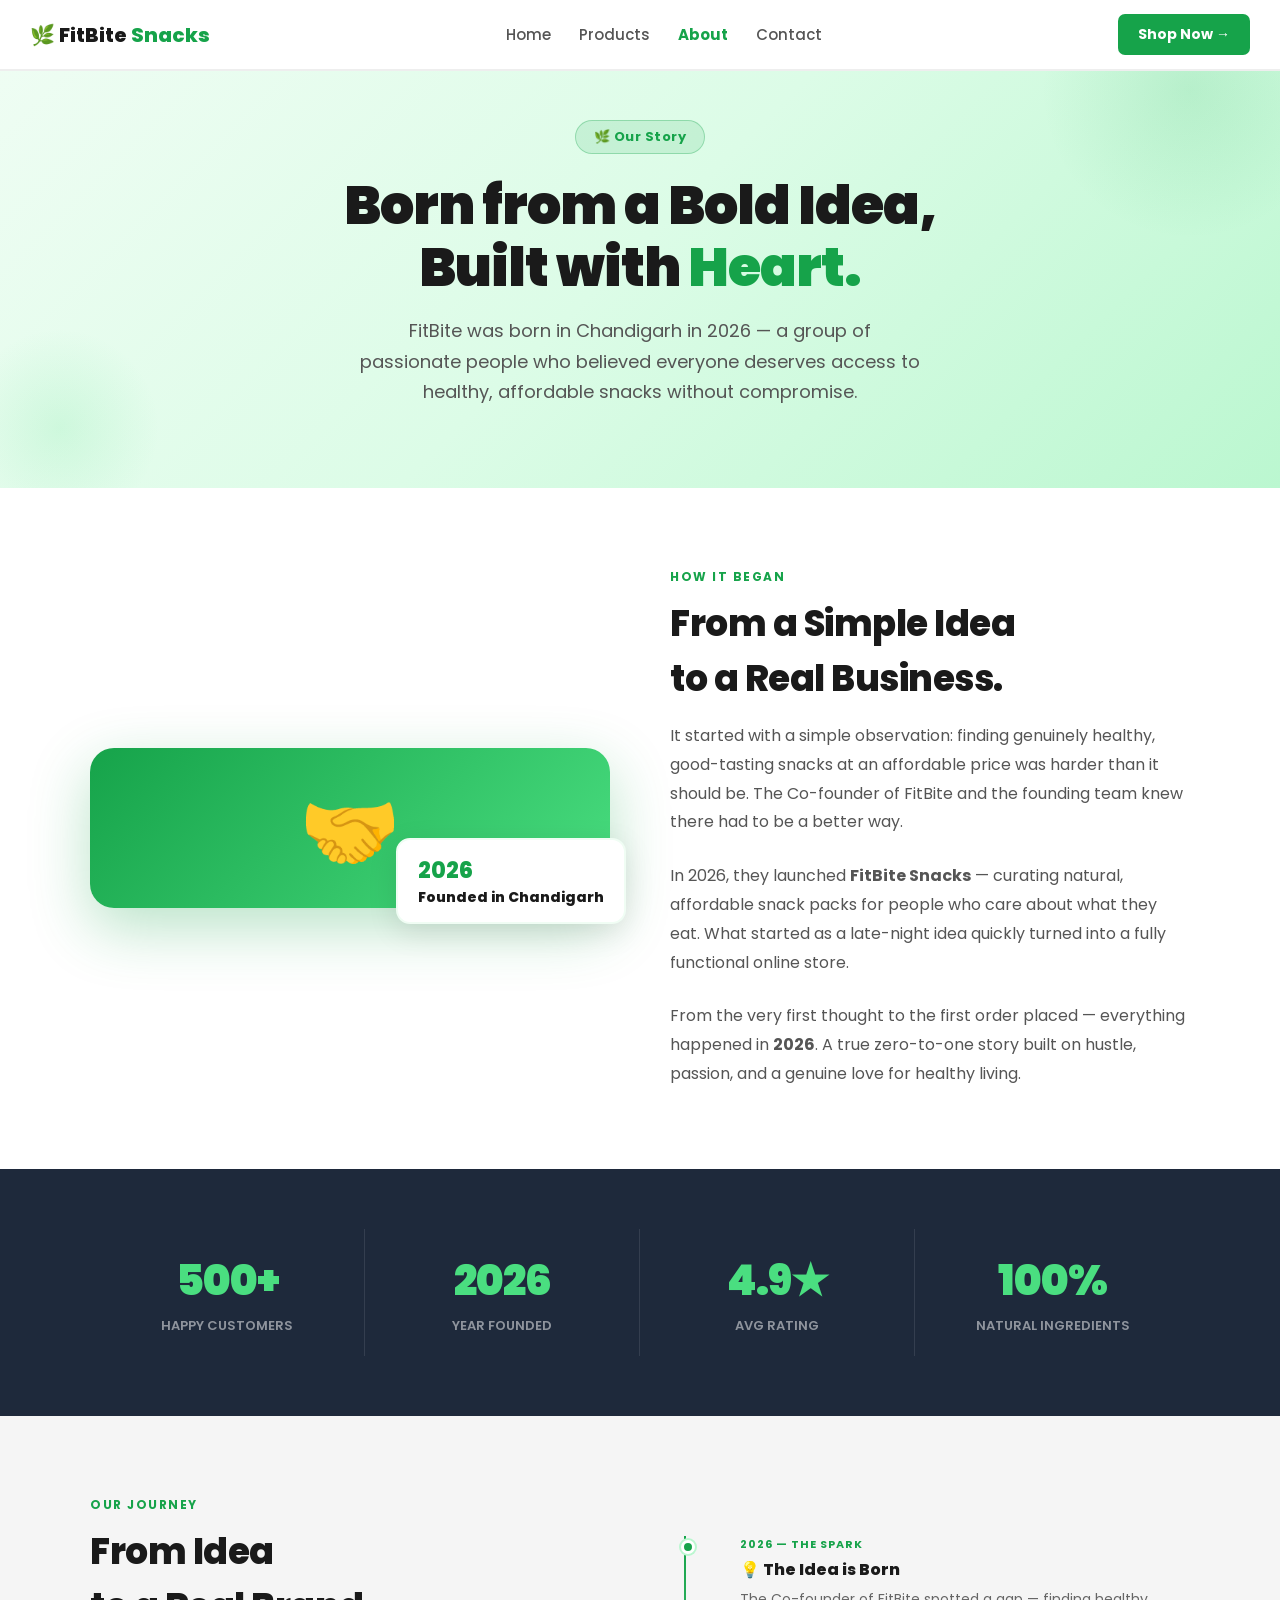
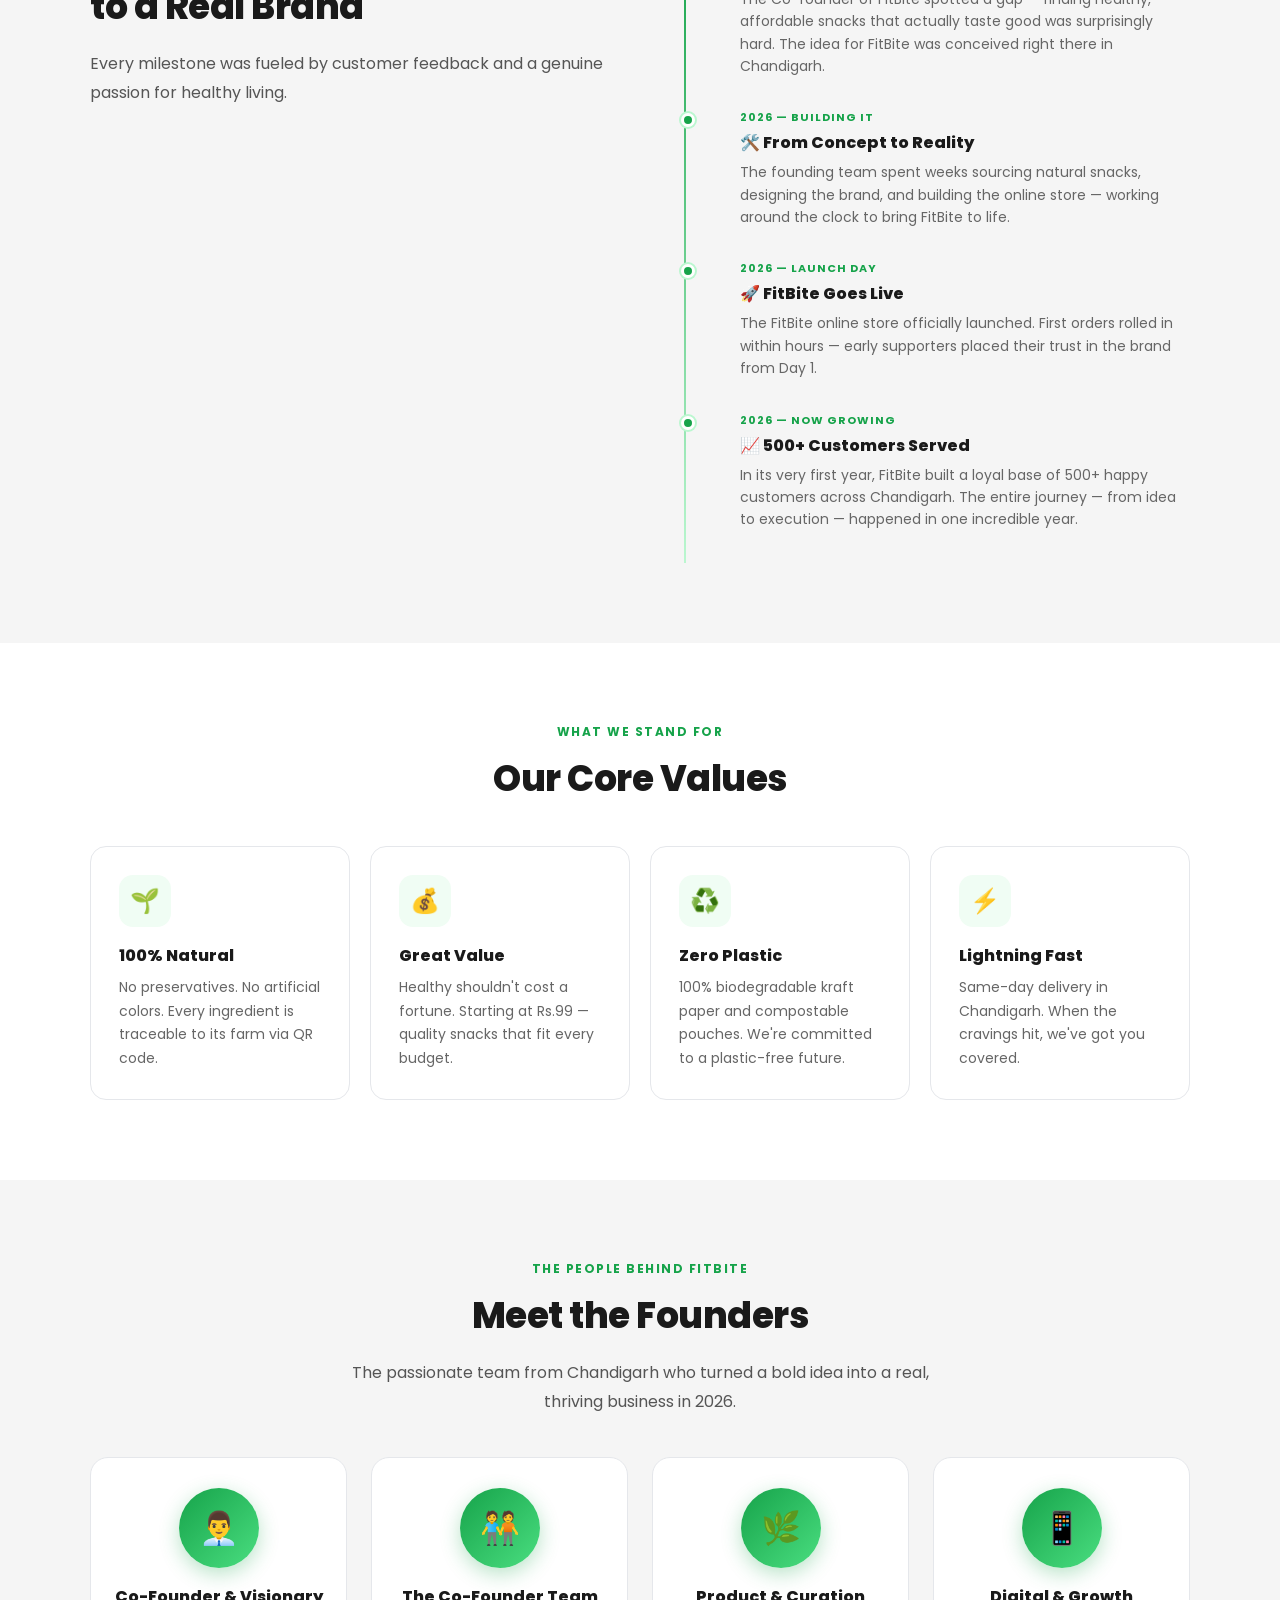
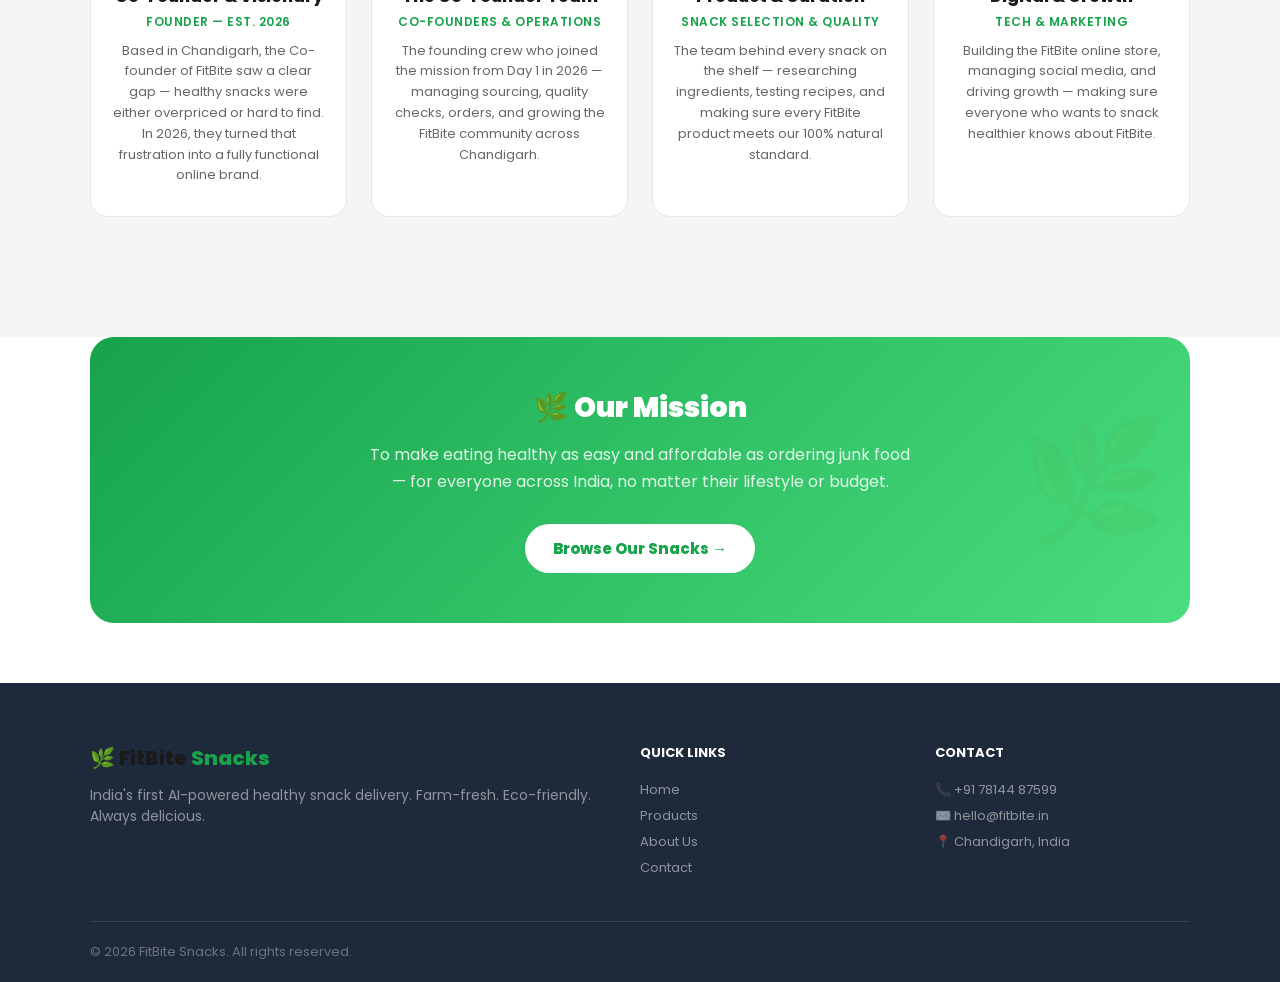
<file: about.html>
<!DOCTYPE html>
<html lang="en">
<head>
    <meta charset="UTF-8">
    <meta name="viewport" content="width=device-width, initial-scale=1.0">
    <title>About Us – FitBite Snacks 🌿</title>
    <meta name="description" content="Learn about FitBite Snacks – India's first AI-powered healthy snack delivery. Our story, mission, and team.">
    <link href="https://fonts.googleapis.com/css2?family=Poppins:wght@300;400;500;600;700;800;900&display=swap" rel="stylesheet">
    <link rel="stylesheet" href="styles.css">
    <style>
        /* ─── ABOUT PAGE SPECIFIC ─── */
        .page-hero {
            background: linear-gradient(135deg, #f0fdf4 0%, #dcfce7 50%, #bbf7d0 100%);
            padding: 120px 30px 80px;
            text-align: center;
            position: relative;
            overflow: hidden;
        }
        .page-hero::before {
            content: '';
            position: absolute;
            top: -60px; right: -60px;
            width: 300px; height: 300px;
            background: radial-gradient(circle, rgba(22,163,74,0.12) 0%, transparent 70%);
            border-radius: 50%;
        }
        .page-hero::after {
            content: '';
            position: absolute;
            bottom: -40px; left: -40px;
            width: 200px; height: 200px;
            background: radial-gradient(circle, rgba(74,222,128,0.15) 0%, transparent 70%);
            border-radius: 50%;
        }
        .page-hero-badge {
            display: inline-block;
            background: rgba(22,163,74,0.12);
            border: 1px solid rgba(22,163,74,0.3);
            color: #16a34a;
            padding: 6px 18px;
            border-radius: 20px;
            font-size: 13px;
            font-weight: 700;
            margin-bottom: 20px;
            letter-spacing: 0.5px;
        }
        .page-hero h1 {
            font-size: clamp(32px, 5vw, 54px);
            font-weight: 900;
            color: #1a1a1a;
            line-height: 1.15;
            margin-bottom: 18px;
            letter-spacing: -1px;
        }
        .page-hero h1 span { color: #16a34a; }
        .page-hero p {
            font-size: 18px;
            color: #555;
            max-width: 560px;
            margin: 0 auto;
            line-height: 1.7;
        }

        /* ─── SECTIONS ─── */
        .about-section { padding: 80px 30px; max-width: 1100px; margin: 0 auto; }
        .about-section.bg-gray { background: #f5f5f5; max-width: 100%; padding: 80px 30px; }
        .about-section.bg-gray > .inner { max-width: 1100px; margin: 0 auto; }

        .section-eyebrow {
            font-size: 12px;
            font-weight: 700;
            color: #16a34a;
            text-transform: uppercase;
            letter-spacing: 1.5px;
            margin-bottom: 10px;
        }
        .section-h2 {
            font-size: clamp(24px, 3vw, 36px);
            font-weight: 800;
            color: #1a1a1a;
            margin-bottom: 16px;
            letter-spacing: -0.5px;
        }
        .section-lead {
            font-size: 16px;
            color: #555;
            line-height: 1.8;
            max-width: 620px;
        }

        /* ─── STORY ─── */
        .story-grid {
            display: grid;
            grid-template-columns: 1fr 1fr;
            gap: 60px;
            align-items: center;
        }
        .story-img-wrap {
            position: relative;
        }
        .story-img-card {
            background: linear-gradient(135deg, #16a34a, #4ade80);
            border-radius: 24px;
            padding: 40px;
            text-align: center;
            font-size: 80px;
            line-height: 1;
            box-shadow: 0 20px 60px rgba(22,163,74,0.3);
        }
        .story-float-badge {
            position: absolute;
            bottom: -16px;
            right: -16px;
            background: white;
            border-radius: 14px;
            padding: 14px 20px;
            box-shadow: 0 8px 30px rgba(0,0,0,0.1);
            font-weight: 800;
            font-size: 14px;
            border: 2px solid #f0fdf4;
        }
        .story-float-badge span { color: #16a34a; font-size: 22px; display: block; }

        /* ─── VALUES ─── */
        .values-grid {
            display: grid;
            grid-template-columns: repeat(auto-fit, minmax(240px, 1fr));
            gap: 20px;
            margin-top: 40px;
        }
        .value-card {
            background: white;
            border: 1px solid #e5e7eb;
            border-radius: 16px;
            padding: 28px;
            transition: box-shadow 0.25s, transform 0.25s;
        }
        .value-card:hover { box-shadow: 0 8px 30px rgba(0,0,0,0.08); transform: translateY(-4px); }
        .value-icon {
            width: 52px; height: 52px;
            background: #f0fdf4;
            border-radius: 14px;
            display: flex; align-items: center; justify-content: center;
            font-size: 24px;
            margin-bottom: 16px;
        }
        .value-card h3 { font-size: 16px; font-weight: 800; margin-bottom: 8px; color: #1a1a1a; }
        .value-card p { font-size: 14px; color: #666; line-height: 1.7; }

        /* ─── NUMBERS ─── */
        .numbers-band {
            background: #1e293b;
            padding: 60px 30px;
        }
        .numbers-inner {
            max-width: 1100px;
            margin: 0 auto;
            display: grid;
            grid-template-columns: repeat(auto-fit, minmax(180px, 1fr));
            gap: 0;
        }
        .num-item {
            text-align: center;
            padding: 20px;
            border-right: 1px solid rgba(255,255,255,0.1);
        }
        .num-item:last-child { border-right: none; }
        .num-val { font-size: 42px; font-weight: 900; color: #4ade80; letter-spacing: -1px; }
        .num-label { font-size: 13px; color: rgba(255,255,255,0.5); font-weight: 600; text-transform: uppercase; margin-top: 4px; }

        /* ─── TEAM ─── */
        .team-grid {
            display: grid;
            grid-template-columns: repeat(auto-fit, minmax(220px, 1fr));
            gap: 24px;
            margin-top: 40px;
        }
        .team-card {
            background: white;
            border: 1px solid #e5e7eb;
            border-radius: 18px;
            padding: 30px 20px;
            text-align: center;
            transition: box-shadow 0.25s, transform 0.25s;
        }
        .team-card:hover { box-shadow: 0 8px 30px rgba(0,0,0,0.08); transform: translateY(-4px); }
        .team-avatar {
            width: 80px; height: 80px;
            border-radius: 50%;
            background: linear-gradient(135deg, #16a34a, #4ade80);
            display: flex; align-items: center; justify-content: center;
            font-size: 32px;
            margin: 0 auto 16px;
            box-shadow: 0 6px 20px rgba(22,163,74,0.3);
        }
        .team-name { font-size: 16px; font-weight: 800; color: #1a1a1a; margin-bottom: 4px; }
        .team-role { font-size: 12px; font-weight: 600; color: #16a34a; text-transform: uppercase; letter-spacing: 0.5px; margin-bottom: 10px; }
        .team-bio { font-size: 13px; color: #666; line-height: 1.6; }

        /* ─── MISSION BANNER ─── */
        .mission-banner {
            background: linear-gradient(135deg, #16a34a, #4ade80);
            border-radius: 24px;
            padding: 50px;
            text-align: center;
            position: relative;
            overflow: hidden;
            margin-top: 40px;
        }
        .mission-banner::before {
            content: '🌿';
            position: absolute;
            font-size: 120px;
            opacity: 0.08;
            right: 20px;
            top: 50%;
            transform: translateY(-50%);
        }
        .mission-banner h2 {
            font-size: 28px;
            font-weight: 900;
            color: white;
            margin-bottom: 12px;
        }
        .mission-banner p {
            font-size: 16px;
            color: rgba(255,255,255,0.85);
            max-width: 540px;
            margin: 0 auto 28px;
            line-height: 1.7;
        }
        .mission-btn {
            background: white;
            color: #16a34a;
            padding: 13px 28px;
            border-radius: 50px;
            font-size: 15px;
            font-weight: 800;
            border: none;
            cursor: pointer;
            text-decoration: none;
            display: inline-block;
            transition: transform 0.2s, box-shadow 0.2s;
        }
        .mission-btn:hover { transform: translateY(-2px); box-shadow: 0 8px 24px rgba(0,0,0,0.15); }

        /* ─── TIMELINE ─── */
        .timeline {
            position: relative;
            margin-top: 40px;
            padding-left: 40px;
        }
        .timeline::before {
            content: '';
            position: absolute;
            left: 14px; top: 0; bottom: 0;
            width: 2px;
            background: linear-gradient(to bottom, #16a34a, #bbf7d0);
        }
        .tl-item {
            position: relative;
            padding: 0 0 32px 30px;
        }
        .tl-dot {
            position: absolute;
            left: -29px;
            top: 4px;
            width: 14px; height: 14px;
            border-radius: 50%;
            background: #16a34a;
            border: 3px solid white;
            box-shadow: 0 0 0 2px #bbf7d0;
        }
        .tl-year {
            font-size: 11px;
            font-weight: 700;
            color: #16a34a;
            text-transform: uppercase;
            letter-spacing: 1px;
            margin-bottom: 4px;
        }
        .tl-title { font-size: 16px; font-weight: 800; color: #1a1a1a; margin-bottom: 6px; }
        .tl-desc { font-size: 14px; color: #666; line-height: 1.6; }

        @media(max-width: 768px) {
            .story-grid { grid-template-columns: 1fr; gap: 40px; }
            .about-section { padding: 50px 20px; }
            .page-hero { padding: 100px 20px 60px; }
            .numbers-inner { grid-template-columns: 1fr 1fr; }
            .num-item { border-right: none; border-bottom: 1px solid rgba(255,255,255,0.1); }
            .mission-banner { padding: 36px 24px; }
        }

        /* ─── SCROLL REVEAL ─── */
        .reveal { opacity: 0; transform: translateY(30px); transition: opacity 0.6s ease, transform 0.6s ease; }
        .reveal.visible { opacity: 1; transform: translateY(0); }
        .reveal-delay-1 { transition-delay: 0.1s; }
        .reveal-delay-2 { transition-delay: 0.2s; }
        .reveal-delay-3 { transition-delay: 0.3s; }
    </style>
</head>
<body>

<!-- NAV -->
<div id="header">
    <div class="logo">🌿 FitBite <span>Snacks</span></div>
    <nav id="navLinks">
        <a href="index.html">Home</a>
        <a href="index.html#products">Products</a>
        <a href="about.html" style="color:#16a34a; font-weight:700;">About</a>
        <a href="contact.html">Contact</a>
    </nav>
    <div style="display:flex; align-items:center; gap:10px;">
        <a href="index.html" class="green-btn" style="text-decoration:none;">Shop Now →</a>
        <button id="hamburger" onclick="toggleMenu()" style="display:none; background:none; border:none; font-size:22px; cursor:pointer;">☰</button>
    </div>
</div>

<!-- HERO -->
<div class="page-hero">
    <div class="page-hero-badge">🌿 Our Story</div>
    <h1>Born from a Bold Idea,<br>Built with <span>Heart.</span></h1>
    <p>FitBite was born in Chandigarh in 2026 — a group of passionate people who believed everyone deserves access to healthy, affordable snacks without compromise.</p>
</div>

<!-- STORY SECTION -->
<div style="background:#fff; padding:80px 30px;">
    <div class="about-section" style="padding:0;">
        <div class="story-grid">
            <div class="story-img-wrap reveal">
                <div class="story-img-card">🤝</div>
                <div class="story-float-badge">
                    <span>2026</span>
                    Founded in Chandigarh
                </div>
            </div>
            <div class="reveal reveal-delay-1">
                <div class="section-eyebrow">How It Began</div>
                <h2 class="section-h2">From a Simple Idea<br>to a Real Business.</h2>
                <p class="section-lead">It started with a simple observation: finding genuinely healthy, good-tasting snacks at an affordable price was harder than it should be. The Co-founder of FitBite and the founding team knew there had to be a better way.</p>
                <br>
                <p class="section-lead">In 2026, they launched <strong>FitBite Snacks</strong> — curating natural, affordable snack packs for people who care about what they eat. What started as a late-night idea quickly turned into a fully functional online store.</p>
                <br>
                <p class="section-lead">From the very first thought to the first order placed — everything happened in <strong>2026</strong>. A true zero-to-one story built on hustle, passion, and a genuine love for healthy living.</p>
            </div>
        </div>
    </div>
</div>

<!-- NUMBERS -->
<div class="numbers-band">
    <div class="numbers-inner">
        <div class="num-item reveal">
            <div class="num-val">500+</div>
            <div class="num-label">Happy Customers</div>
        </div>
        <div class="num-item reveal reveal-delay-1">
            <div class="num-val">2026</div>
            <div class="num-label">Year Founded</div>
        </div>
        <div class="num-item reveal reveal-delay-2">
            <div class="num-val">4.9★</div>
            <div class="num-label">Avg Rating</div>
        </div>
        <div class="num-item reveal reveal-delay-3">
            <div class="num-val">100%</div>
            <div class="num-label">Natural Ingredients</div>
        </div>
    </div>
</div>

<!-- TIMELINE -->
<div style="background: #f5f5f5; padding: 80px 30px;">
    <div style="max-width:1100px; margin:0 auto; display:grid; grid-template-columns:1fr 1fr; gap:60px; align-items:start;">
        <div class="reveal">
            <div class="section-eyebrow">Our Journey</div>
            <h2 class="section-h2">From Idea<br>to a Real Brand</h2>
            <p class="section-lead">Every milestone was fueled by customer feedback and a genuine passion for healthy living.</p>
        </div>
        <div class="timeline reveal reveal-delay-1">
            <div class="tl-item">
                <div class="tl-dot"></div>
                <div class="tl-year">2026 — The Spark</div>
                <div class="tl-title">💡 The Idea is Born</div>
                <div class="tl-desc">The Co-founder of FitBite spotted a gap — finding healthy, affordable snacks that actually taste good was surprisingly hard. The idea for FitBite was conceived right there in Chandigarh.</div>
            </div>
            <div class="tl-item">
                <div class="tl-dot"></div>
                <div class="tl-year">2026 — Building It</div>
                <div class="tl-title">🛠️ From Concept to Reality</div>
                <div class="tl-desc">The founding team spent weeks sourcing natural snacks, designing the brand, and building the online store — working around the clock to bring FitBite to life.</div>
            </div>
            <div class="tl-item">
                <div class="tl-dot"></div>
                <div class="tl-year">2026 — Launch Day</div>
                <div class="tl-title">🚀 FitBite Goes Live</div>
                <div class="tl-desc">The FitBite online store officially launched. First orders rolled in within hours — early supporters placed their trust in the brand from Day 1.</div>
            </div>
            <div class="tl-item">
                <div class="tl-dot"></div>
                <div class="tl-year">2026 — Now Growing</div>
                <div class="tl-title">📈 500+ Customers Served</div>
                <div class="tl-desc">In its very first year, FitBite built a loyal base of 500+ happy customers across Chandigarh. The entire journey — from idea to execution — happened in one incredible year.</div>
            </div>
        </div>
    </div>
</div>

<!-- VALUES -->
<div style="background:#fff; padding:80px 30px;">
    <div style="max-width:1100px; margin:0 auto;">
        <div style="text-align:center; margin-bottom:0;" class="reveal">
            <div class="section-eyebrow">What We Stand For</div>
            <h2 class="section-h2">Our Core Values</h2>
        </div>
        <div class="values-grid">
            <div class="value-card reveal">
                <div class="value-icon">🌱</div>
                <h3>100% Natural</h3>
                <p>No preservatives. No artificial colors. Every ingredient is traceable to its farm via QR code.</p>
            </div>
            <div class="value-card reveal reveal-delay-1">
                <div class="value-icon">💰</div>
                <h3>Great Value</h3>
                <p>Healthy shouldn't cost a fortune. Starting at Rs.99 — quality snacks that fit every budget.</p>
            </div>
            <div class="value-card reveal reveal-delay-2">
                <div class="value-icon">♻️</div>
                <h3>Zero Plastic</h3>
                <p>100% biodegradable kraft paper and compostable pouches. We're committed to a plastic-free future.</p>
            </div>
            <div class="value-card reveal reveal-delay-3">
                <div class="value-icon">⚡</div>
                <h3>Lightning Fast</h3>
                <p>Same-day delivery in Chandigarh. When the cravings hit, we've got you covered.</p>
            </div>
        </div>
    </div>
</div>

<!-- TEAM -->
<div style="background:#f5f5f5; padding:80px 30px;">
    <div style="max-width:1100px; margin:0 auto;">
        <div style="text-align:center; margin-bottom:0;" class="reveal">
            <div class="section-eyebrow">The People Behind FitBite</div>
            <h2 class="section-h2">Meet the Founders</h2>
            <p class="section-lead" style="margin:0 auto;">The passionate team from Chandigarh who turned a bold idea into a real, thriving business in 2026.</p>
        </div>
        <div class="team-grid">
            <div class="team-card reveal">
                <div class="team-avatar">👨‍💼</div>
                <div class="team-name">Co-Founder &amp; Visionary</div>
                <div class="team-role">Founder — Est. 2026</div>
                <div class="team-bio">Based in Chandigarh, the Co-founder of FitBite saw a clear gap — healthy snacks were either overpriced or hard to find. In 2026, they turned that frustration into a fully functional online brand.</div>
            </div>
            <div class="team-card reveal reveal-delay-1">
                <div class="team-avatar">🧑‍🤝‍🧑</div>
                <div class="team-name">The Co-Founder Team</div>
                <div class="team-role">Co-Founders &amp; Operations</div>
                <div class="team-bio">The founding crew who joined the mission from Day 1 in 2026 — managing sourcing, quality checks, orders, and growing the FitBite community across Chandigarh.</div>
            </div>
            <div class="team-card reveal reveal-delay-2">
                <div class="team-avatar">🌿</div>
                <div class="team-name">Product &amp; Curation</div>
                <div class="team-role">Snack Selection &amp; Quality</div>
                <div class="team-bio">The team behind every snack on the shelf — researching ingredients, testing recipes, and making sure every FitBite product meets our 100% natural standard.</div>
            </div>
            <div class="team-card reveal reveal-delay-3">
                <div class="team-avatar">📱</div>
                <div class="team-name">Digital &amp; Growth</div>
                <div class="team-role">Tech &amp; Marketing</div>
                <div class="team-bio">Building the FitBite online store, managing social media, and driving growth — making sure everyone who wants to snack healthier knows about FitBite.</div>
            </div>
        </div>
    </div>
</div>

<!-- MISSION BANNER -->
<div style="padding:0 30px 60px; background:#fff;">
    <div style="max-width:1100px; margin:0 auto;">
        <div class="mission-banner reveal">
            <h2>🌿 Our Mission</h2>
            <p>To make eating healthy as easy and affordable as ordering junk food — for everyone across India, no matter their lifestyle or budget.</p>
            <a href="index.html#products" class="mission-btn">Browse Our Snacks →</a>
        </div>
    </div>
</div>

<!-- FOOTER -->
<div id="footer">
    <div style="max-width:1100px; margin:0 auto; display:flex; gap:40px; flex-wrap:wrap; padding-bottom:40px; border-bottom:1px solid rgba(255,255,255,0.1);">
        <div style="flex:2; min-width:200px;">
            <div class="logo" style="margin-bottom:12px;">🌿 FitBite <span>Snacks</span></div>
            <p style="color:rgba(255,255,255,0.5); font-size:14px; margin-bottom:16px;">India's first AI-powered healthy snack delivery. Farm-fresh. Eco-friendly. Always delicious.</p>
        </div>
        <div style="flex:1; min-width:120px;">
            <h4 style="color:white; font-size:13px; text-transform:uppercase; margin-bottom:14px;">Quick Links</h4>
            <a href="index.html" class="footer-link">Home</a>
            <a href="index.html#products" class="footer-link">Products</a>
            <a href="about.html" class="footer-link">About Us</a>
            <a href="contact.html" class="footer-link">Contact</a>
        </div>
        <div style="flex:1; min-width:120px;">
            <h4 style="color:white; font-size:13px; text-transform:uppercase; margin-bottom:14px;">Contact</h4>
            <p class="footer-link">📞 +91 78144 87599</p>
            <p class="footer-link">✉️ hello@fitbite.in</p>
            <p class="footer-link">📍 Chandigarh, India</p>
        </div>
    </div>
    <div style="max-width:1100px; margin:0 auto; padding-top:20px; display:flex; justify-content:space-between; align-items:center; flex-wrap:wrap; gap:10px;">
        <p style="color:rgba(255,255,255,0.35); font-size:13px;">© 2026 FitBite Snacks. All rights reserved.</p>
    </div>
</div>

<script>
function toggleMenu() {
    var nav = document.getElementById('navLinks');
    nav.classList.toggle('mobile-open');
}

// Scroll reveal
var observer = new IntersectionObserver(function(entries) {
    entries.forEach(function(entry) {
        if (entry.isIntersecting) {
            entry.target.classList.add('visible');
        }
    });
}, { threshold: 0.12 });

document.querySelectorAll('.reveal').forEach(function(el) {
    observer.observe(el);
});
</script>
</body>
</html>
</file>
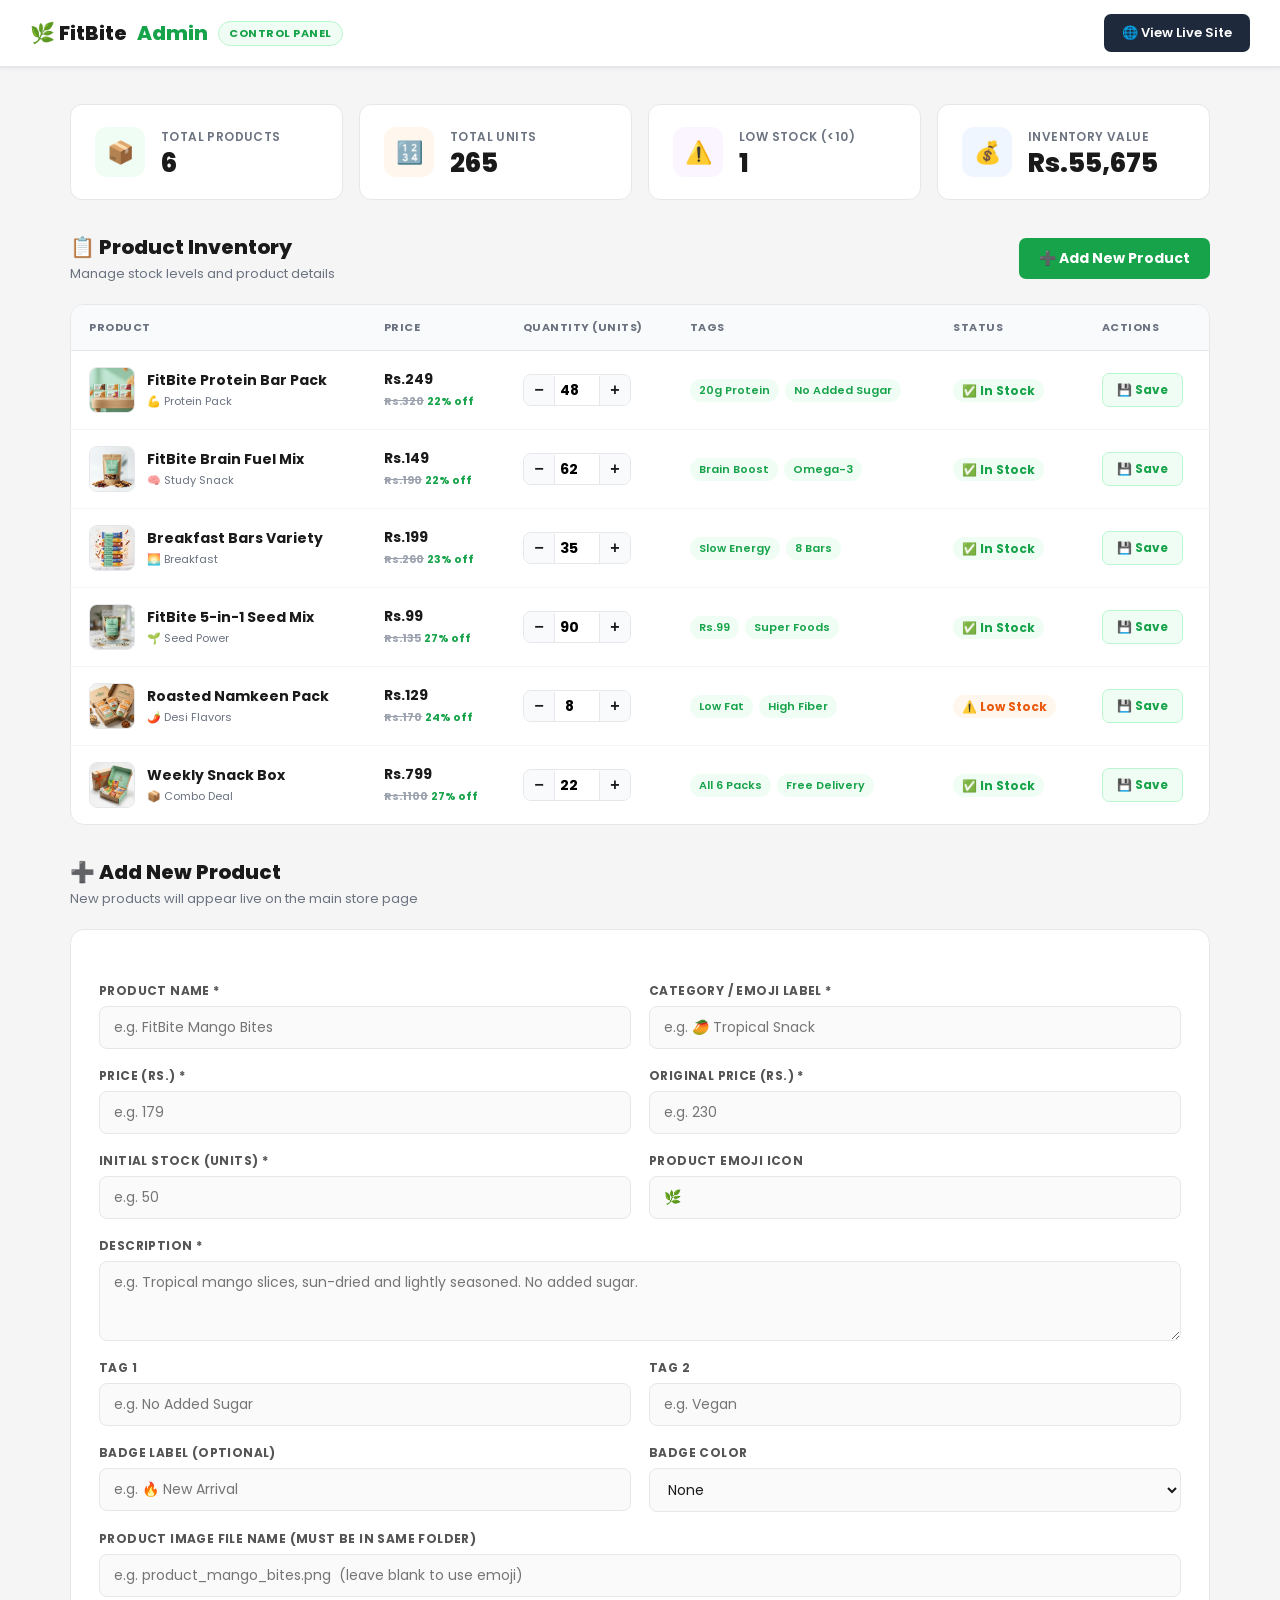
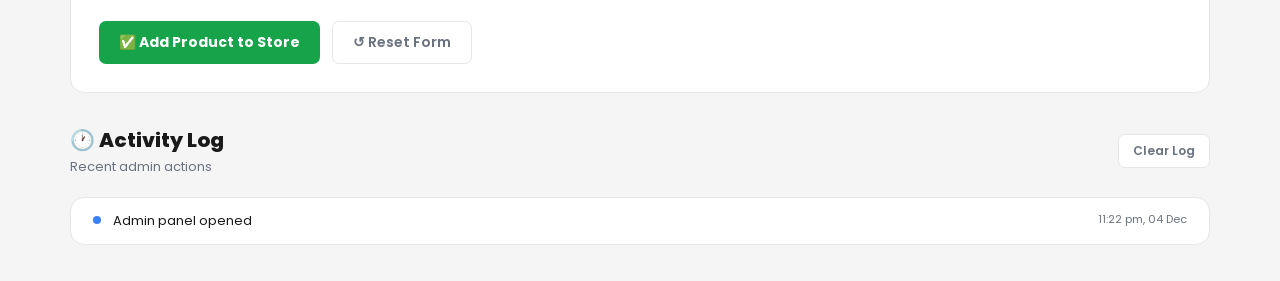
<file: admin.html>
<!DOCTYPE html>
<html lang="en">
<head>
    <meta charset="UTF-8">
    <meta name="viewport" content="width=device-width, initial-scale=1.0">
    <title>FitBite Admin – Control Panel</title>
    <meta name="robots" content="noindex, nofollow">
    <link href="https://fonts.googleapis.com/css2?family=Poppins:wght@400;500;600;700;800&display=swap" rel="stylesheet">
    <style>
        * { margin: 0; padding: 0; box-sizing: border-box; }

        :root {
            --green: #16a34a;
            --green-light: #4ade80;
            --green-bg: #f0fdf4;
            --green-border: #bbf7d0;
            --dark: #1e293b;
            --gray-bg: #f5f5f5;
            --card-border: #e5e7eb;
            --text: #1a1a1a;
            --muted: #6b7280;
            --red: #ef4444;
            --orange: #ea580c;
        }

        body {
            font-family: 'Poppins', Arial, sans-serif;
            background: var(--gray-bg);
            color: var(--text);
            min-height: 100vh;
        }

        /* ─── TOP BAR ─── */
        #adminHeader {
            background: white;
            border-bottom: 2px solid var(--card-border);
            padding: 14px 30px;
            display: flex;
            justify-content: space-between;
            align-items: center;
            position: sticky;
            top: 0;
            z-index: 100;
            box-shadow: 0 1px 4px rgba(0,0,0,0.05);
        }
        .admin-logo {
            font-size: 20px;
            font-weight: 800;
            color: var(--text);
            display: flex;
            align-items: center;
            gap: 10px;
        }
        .admin-logo span { color: var(--green); }
        .admin-badge {
            background: var(--green-bg);
            border: 1px solid var(--green-border);
            color: var(--green);
            font-size: 11px;
            font-weight: 700;
            padding: 3px 10px;
            border-radius: 20px;
            text-transform: uppercase;
            letter-spacing: 0.5px;
        }
        .header-right {
            display: flex;
            align-items: center;
            gap: 12px;
        }
        .view-site-btn {
            background: var(--dark);
            color: white;
            padding: 9px 18px;
            border: none;
            border-radius: 7px;
            font-size: 13px;
            font-weight: 600;
            cursor: pointer;
            font-family: 'Poppins', Arial, sans-serif;
            text-decoration: none;
            display: inline-flex;
            align-items: center;
            gap: 6px;
            transition: background 0.2s;
        }
        .view-site-btn:hover { background: #0f172a; }

        /* ─── LAYOUT ─── */
        .admin-wrap {
            max-width: 1200px;
            margin: 0 auto;
            padding: 36px 30px;
        }

        /* ─── STATS ROW ─── */
        .stats-row {
            display: grid;
            grid-template-columns: repeat(auto-fit, minmax(200px, 1fr));
            gap: 16px;
            margin-bottom: 32px;
        }
        .stat-card {
            background: white;
            border: 1px solid var(--card-border);
            border-radius: 12px;
            padding: 22px 24px;
            display: flex;
            align-items: center;
            gap: 16px;
            transition: box-shadow 0.2s;
        }
        .stat-card:hover { box-shadow: 0 4px 16px rgba(0,0,0,0.07); }
        .stat-icon {
            width: 50px;
            height: 50px;
            border-radius: 12px;
            display: flex;
            align-items: center;
            justify-content: center;
            font-size: 22px;
            flex-shrink: 0;
        }
        .stat-icon.green { background: var(--green-bg); }
        .stat-icon.orange { background: #fff7ed; }
        .stat-icon.blue { background: #eff6ff; }
        .stat-icon.purple { background: #faf5ff; }
        .stat-label {
            font-size: 12px;
            font-weight: 600;
            color: var(--muted);
            text-transform: uppercase;
            letter-spacing: 0.4px;
            margin-bottom: 4px;
        }
        .stat-value {
            font-size: 26px;
            font-weight: 800;
            color: var(--text);
            line-height: 1;
        }

        /* ─── SECTION TITLE ─── */
        .section-header {
            display: flex;
            justify-content: space-between;
            align-items: center;
            margin-bottom: 20px;
            flex-wrap: wrap;
            gap: 10px;
        }
        .section-title {
            font-size: 20px;
            font-weight: 800;
            color: var(--text);
        }
        .section-sub {
            font-size: 13px;
            color: var(--muted);
            margin-top: 2px;
        }

        /* ─── GREEN BUTTON ─── */
        .green-btn {
            background: var(--green);
            color: white;
            padding: 10px 20px;
            border: none;
            border-radius: 7px;
            font-size: 14px;
            font-weight: 700;
            cursor: pointer;
            font-family: 'Poppins', Arial, sans-serif;
            display: inline-flex;
            align-items: center;
            gap: 6px;
            transition: background 0.2s, transform 0.1s;
        }
        .green-btn:hover { background: #15803d; }
        .green-btn:active { transform: scale(0.98); }

        /* ─── INVENTORY TABLE ─── */
        .inventory-panel {
            background: white;
            border: 1px solid var(--card-border);
            border-radius: 14px;
            overflow: hidden;
            margin-bottom: 32px;
        }
        .inventory-table {
            width: 100%;
            border-collapse: collapse;
        }
        .inventory-table thead tr {
            background: #f9fafb;
            border-bottom: 1px solid var(--card-border);
        }
        .inventory-table th {
            text-align: left;
            padding: 14px 18px;
            font-size: 11px;
            font-weight: 700;
            color: var(--muted);
            text-transform: uppercase;
            letter-spacing: 0.5px;
        }
        .inventory-table td {
            padding: 16px 18px;
            font-size: 14px;
            border-bottom: 1px solid #f3f4f6;
            vertical-align: middle;
        }
        .inventory-table tbody tr:last-child td {
            border-bottom: none;
        }
        .inventory-table tbody tr:hover {
            background: #fafafa;
        }
        .product-cell {
            display: flex;
            align-items: center;
            gap: 12px;
        }
        .prod-thumb {
            width: 46px;
            height: 46px;
            border-radius: 8px;
            object-fit: cover;
            border: 1px solid var(--card-border);
            background: #f9fafb;
            flex-shrink: 0;
        }
        .prod-thumb-emoji {
            width: 46px;
            height: 46px;
            border-radius: 8px;
            border: 1px solid var(--card-border);
            background: var(--green-bg);
            display: flex;
            align-items: center;
            justify-content: center;
            font-size: 22px;
            flex-shrink: 0;
        }
        .prod-name {
            font-weight: 700;
            font-size: 14px;
            color: var(--text);
        }
        .prod-cat {
            font-size: 11px;
            color: var(--muted);
            margin-top: 2px;
        }
        .qty-cell {
            display: flex;
            align-items: center;
            gap: 8px;
        }
        .qty-controls {
            display: flex;
            align-items: center;
            gap: 0;
            border: 1.5px solid var(--card-border);
            border-radius: 8px;
            overflow: hidden;
        }
        .qty-btn {
            width: 30px;
            height: 30px;
            border: none;
            background: #f9fafb;
            color: var(--text);
            font-size: 16px;
            font-weight: 700;
            cursor: pointer;
            display: flex;
            align-items: center;
            justify-content: center;
            transition: background 0.15s;
        }
        .qty-btn:hover { background: var(--green-bg); color: var(--green); }
        .qty-display {
            width: 46px;
            text-align: center;
            font-weight: 700;
            font-size: 14px;
            border: none;
            border-left: 1px solid var(--card-border);
            border-right: 1px solid var(--card-border);
            padding: 4px 0;
            font-family: 'Poppins', Arial, sans-serif;
            background: white;
            outline: none;
        }
        .qty-badge {
            font-size: 12px;
            font-weight: 700;
            padding: 3px 9px;
            border-radius: 20px;
        }
        .qty-badge.high { background: var(--green-bg); color: var(--green); }
        .qty-badge.low { background: #fff7ed; color: var(--orange); }
        .qty-badge.zero { background: #fee2e2; color: var(--red); }

        .price-cell { font-weight: 700; color: var(--text); }
        .save-btn {
            background: var(--green-bg);
            color: var(--green);
            border: 1.5px solid var(--green-border);
            padding: 7px 14px;
            border-radius: 7px;
            font-size: 12px;
            font-weight: 700;
            cursor: pointer;
            font-family: 'Poppins', Arial, sans-serif;
            transition: background 0.2s, transform 0.1s;
        }
        .save-btn:hover { background: var(--green); color: white; }
        .save-btn:active { transform: scale(0.97); }
        .delete-btn {
            background: #fee2e2;
            color: var(--red);
            border: none;
            width: 32px;
            height: 32px;
            border-radius: 7px;
            font-size: 14px;
            cursor: pointer;
            display: flex;
            align-items: center;
            justify-content: center;
            transition: background 0.2s;
        }
        .delete-btn:hover { background: var(--red); color: white; }

        /* ─── ADD PRODUCT PANEL ─── */
        .add-panel {
            background: white;
            border: 1px solid var(--card-border);
            border-radius: 14px;
            padding: 28px;
            margin-bottom: 32px;
        }
        .form-grid {
            display: grid;
            grid-template-columns: 1fr 1fr;
            gap: 18px;
            margin-top: 24px;
        }
        .form-grid .full-col { grid-column: 1 / -1; }
        .form-group {
            display: flex;
            flex-direction: column;
            gap: 6px;
        }
        .form-group label {
            font-size: 12px;
            font-weight: 700;
            color: #555;
            text-transform: uppercase;
            letter-spacing: 0.4px;
        }
        .form-group input,
        .form-group select,
        .form-group textarea {
            padding: 10px 14px;
            border: 1.5px solid var(--card-border);
            border-radius: 8px;
            font-size: 14px;
            font-family: 'Poppins', Arial, sans-serif;
            color: var(--text);
            background: #fafafa;
            transition: border-color 0.2s, box-shadow 0.2s;
            outline: none;
        }
        .form-group input:focus,
        .form-group select:focus,
        .form-group textarea:focus {
            border-color: var(--green);
            box-shadow: 0 0 0 3px rgba(22, 163, 74, 0.1);
            background: white;
        }
        .form-group textarea { resize: vertical; min-height: 80px; }
        .add-form-actions {
            display: flex;
            gap: 12px;
            margin-top: 24px;
            flex-wrap: wrap;
        }
        .reset-btn {
            background: white;
            color: var(--muted);
            border: 1.5px solid var(--card-border);
            padding: 10px 20px;
            border-radius: 7px;
            font-size: 14px;
            font-weight: 600;
            cursor: pointer;
            font-family: 'Poppins', Arial, sans-serif;
            transition: border-color 0.2s, color 0.2s;
        }
        .reset-btn:hover { border-color: var(--red); color: var(--red); }

        /* ─── ACTIVITY LOG ─── */
        .log-panel {
            background: white;
            border: 1px solid var(--card-border);
            border-radius: 14px;
            overflow: hidden;
        }
        .log-panel-header {
            padding: 18px 22px;
            border-bottom: 1px solid var(--card-border);
            display: flex;
            justify-content: space-between;
            align-items: center;
        }
        .log-list {
            max-height: 280px;
            overflow-y: auto;
        }
        .log-entry {
            padding: 13px 22px;
            border-bottom: 1px solid #f3f4f6;
            display: flex;
            align-items: flex-start;
            gap: 12px;
            font-size: 13px;
        }
        .log-entry:last-child { border-bottom: none; }
        .log-dot {
            width: 8px;
            height: 8px;
            border-radius: 50%;
            margin-top: 5px;
            flex-shrink: 0;
        }
        .log-dot.green { background: var(--green); }
        .log-dot.orange { background: var(--orange); }
        .log-dot.red { background: var(--red); }
        .log-dot.blue { background: #3b82f6; }
        .log-text { flex: 1; color: var(--text); }
        .log-time { color: var(--muted); font-size: 11px; white-space: nowrap; }
        .log-empty {
            padding: 30px;
            text-align: center;
            color: var(--muted);
            font-size: 13px;
        }

        /* ─── TOAST ─── */
        #adminToast {
            position: fixed;
            bottom: 30px;
            left: 50%;
            transform: translateX(-50%) translateY(15px);
            background: var(--dark);
            color: white;
            padding: 11px 24px;
            border-radius: 30px;
            font-size: 14px;
            font-weight: 600;
            z-index: 9999;
            opacity: 0;
            transition: all 0.25s;
            pointer-events: none;
            white-space: nowrap;
            font-family: 'Poppins', Arial, sans-serif;
        }
        #adminToast.show {
            opacity: 1;
            transform: translateX(-50%) translateY(0);
        }

        /* ─── CONFIRM DIALOG ─── */
        #confirmOverlay {
            position: fixed;
            inset: 0;
            background: rgba(0,0,0,0.5);
            z-index: 500;
            display: none;
            align-items: center;
            justify-content: center;
        }
        #confirmOverlay.open { display: flex; }
        .confirm-box {
            background: white;
            border-radius: 14px;
            padding: 32px;
            max-width: 400px;
            width: 90%;
            text-align: center;
        }
        .confirm-box .icon { font-size: 40px; margin-bottom: 14px; }
        .confirm-box h3 { font-size: 18px; font-weight: 800; margin-bottom: 8px; }
        .confirm-box p { font-size: 14px; color: var(--muted); margin-bottom: 24px; }
        .confirm-actions { display: flex; gap: 10px; justify-content: center; }
        .cancel-btn {
            background: #f3f4f6;
            color: var(--text);
            border: none;
            padding: 10px 22px;
            border-radius: 7px;
            font-size: 14px;
            font-weight: 600;
            cursor: pointer;
            font-family: 'Poppins', Arial, sans-serif;
        }
        .danger-btn {
            background: var(--red);
            color: white;
            border: none;
            padding: 10px 22px;
            border-radius: 7px;
            font-size: 14px;
            font-weight: 700;
            cursor: pointer;
            font-family: 'Poppins', Arial, sans-serif;
        }

        /* ─── BADGE COLORS ─── */
        .badge-row { display: flex; gap: 6px; flex-wrap: wrap; }
        .tag-chip {
            background: var(--green-bg);
            color: var(--green);
            font-size: 11px;
            font-weight: 600;
            padding: 3px 9px;
            border-radius: 20px;
        }

        /* ─── RESPONSIVE ─── */
        @media(max-width: 768px) {
            .admin-wrap { padding: 20px 16px; }
            .form-grid { grid-template-columns: 1fr; }
            .inventory-table th:nth-child(4),
            .inventory-table td:nth-child(4) { display: none; }
            .stats-row { grid-template-columns: 1fr 1fr; }
        }
        @media(max-width: 480px) {
            #adminHeader { padding: 12px 16px; }
            .admin-logo { font-size: 16px; }
            .stats-row { grid-template-columns: 1fr; }
        }
    </style>
</head>
<body>

<!-- HEADER -->
<div id="adminHeader">
    <div class="admin-logo">
        🌿 FitBite <span>Admin</span>
        <span class="admin-badge">Control Panel</span>
    </div>
    <div class="header-right">
        <a href="index.html" class="view-site-btn" target="_blank">🌐 View Live Site</a>
    </div>
</div>

<div class="admin-wrap">

    <!-- STATS ROW -->
    <div class="stats-row" id="statsRow">
        <div class="stat-card">
            <div class="stat-icon green">📦</div>
            <div>
                <div class="stat-label">Total Products</div>
                <div class="stat-value" id="statTotalProducts">0</div>
            </div>
        </div>
        <div class="stat-card">
            <div class="stat-icon orange">🔢</div>
            <div>
                <div class="stat-label">Total Units</div>
                <div class="stat-value" id="statTotalUnits">0</div>
            </div>
        </div>
        <div class="stat-card">
            <div class="stat-icon purple">⚠️</div>
            <div>
                <div class="stat-label">Low Stock (&lt;10)</div>
                <div class="stat-value" id="statLowStock">0</div>
            </div>
        </div>
        <div class="stat-card">
            <div class="stat-icon blue">💰</div>
            <div>
                <div class="stat-label">Inventory Value</div>
                <div class="stat-value" id="statValue">Rs.0</div>
            </div>
        </div>
    </div>

    <!-- INVENTORY TABLE -->
    <div class="section-header">
        <div>
            <div class="section-title">📋 Product Inventory</div>
            <div class="section-sub">Manage stock levels and product details</div>
        </div>
        <button class="green-btn" onclick="document.getElementById('addProductSection').scrollIntoView({behavior:'smooth'})">
            ➕ Add New Product
        </button>
    </div>

    <div class="inventory-panel">
        <table class="inventory-table">
            <thead>
                <tr>
                    <th>Product</th>
                    <th>Price</th>
                    <th>Quantity (Units)</th>
                    <th>Tags</th>
                    <th>Status</th>
                    <th>Actions</th>
                </tr>
            </thead>
            <tbody id="inventoryBody">
                <!-- rows injected by JS -->
            </tbody>
        </table>
    </div>

    <!-- ADD PRODUCT -->
    <div id="addProductSection">
        <div class="section-header">
            <div>
                <div class="section-title">➕ Add New Product</div>
                <div class="section-sub">New products will appear live on the main store page</div>
            </div>
        </div>

        <div class="add-panel">
            <form id="addProductForm" onsubmit="handleAddProduct(event)">
                <div class="form-grid">
                    <div class="form-group">
                        <label>Product Name *</label>
                        <input type="text" id="newName" placeholder="e.g. FitBite Mango Bites" required>
                    </div>
                    <div class="form-group">
                        <label>Category / Emoji Label *</label>
                        <input type="text" id="newCat" placeholder="e.g. 🥭 Tropical Snack" required>
                    </div>
                    <div class="form-group">
                        <label>Price (Rs.) *</label>
                        <input type="number" id="newPrice" placeholder="e.g. 179" min="1" required>
                    </div>
                    <div class="form-group">
                        <label>Original Price (Rs.) *</label>
                        <input type="number" id="newOldPrice" placeholder="e.g. 230" min="1" required>
                    </div>
                    <div class="form-group">
                        <label>Initial Stock (Units) *</label>
                        <input type="number" id="newQty" placeholder="e.g. 50" min="0" required>
                    </div>
                    <div class="form-group">
                        <label>Product Emoji Icon</label>
                        <input type="text" id="newEmoji" placeholder="e.g. 🥭" maxlength="4" value="🌿">
                    </div>
                    <div class="form-group full-col">
                        <label>Description *</label>
                        <textarea id="newDesc" placeholder="e.g. Tropical mango slices, sun-dried and lightly seasoned. No added sugar."></textarea>
                    </div>
                    <div class="form-group">
                        <label>Tag 1</label>
                        <input type="text" id="newTag1" placeholder="e.g. No Added Sugar">
                    </div>
                    <div class="form-group">
                        <label>Tag 2</label>
                        <input type="text" id="newTag2" placeholder="e.g. Vegan">
                    </div>
                    <div class="form-group">
                        <label>Badge Label (optional)</label>
                        <input type="text" id="newBadge" placeholder="e.g. 🔥 New Arrival">
                    </div>
                    <div class="form-group">
                        <label>Badge Color</label>
                        <select id="newBadgeColor">
                            <option value="">None</option>
                            <option value="orange-badge">🟠 Orange</option>
                            <option value="green-badge">🟢 Green</option>
                            <option value="purple-badge">🟣 Purple</option>
                        </select>
                    </div>
                    <div class="form-group full-col">
                        <label>Product Image File Name (must be in same folder)</label>
                        <input type="text" id="newImage" placeholder="e.g. product_mango_bites.png  (leave blank to use emoji)">
                    </div>
                </div>
                <div class="add-form-actions">
                    <button type="submit" class="green-btn">✅ Add Product to Store</button>
                    <button type="button" class="reset-btn" onclick="resetAddForm()">↺ Reset Form</button>
                </div>
            </form>
        </div>
    </div>

    <!-- ACTIVITY LOG -->
    <div class="section-header" style="margin-top: 0;">
        <div>
            <div class="section-title">🕐 Activity Log</div>
            <div class="section-sub">Recent admin actions</div>
        </div>
        <button class="reset-btn" onclick="clearLog()" style="font-size:12px; padding:7px 14px;">Clear Log</button>
    </div>

    <div class="log-panel">
        <div class="log-list" id="logList">
            <div class="log-empty" id="logEmpty">No activity yet. Actions will appear here.</div>
        </div>
    </div>

</div>

<!-- CONFIRM DIALOG -->
<div id="confirmOverlay">
    <div class="confirm-box">
        <div class="icon">🗑️</div>
        <h3>Delete Product?</h3>
        <p id="confirmText">This will remove the product from the store permanently.</p>
        <div class="confirm-actions">
            <button class="cancel-btn" onclick="closeConfirm()">Cancel</button>
            <button class="danger-btn" onclick="confirmDelete()">Delete</button>
        </div>
    </div>
</div>

<!-- TOAST -->
<div id="adminToast"></div>

<script>
// ─────────────────────────────────────────────
//  DEFAULT PRODUCT LIST (matches index.html)
// ─────────────────────────────────────────────
var DEFAULT_PRODUCTS = [
    {
        id: 1,
        name: 'FitBite Protein Bar Pack',
        cat: '💪 Protein Pack',
        price: 249,
        oldPrice: 320,
        qty: 48,
        emoji: '💪',
        image: 'product_yoga_bar.png',
        desc: 'High protein & fiber for post-workout. 6 bars in assorted flavors – Choco Almond, Oats & Honey, Cranberry Crunch.',
        tag1: '20g Protein',
        tag2: 'No Added Sugar',
        badge: '🔥 Best Seller',
        badgeColor: 'orange-badge',
        custom: false
    },
    {
        id: 2,
        name: 'FitBite Brain Fuel Mix',
        cat: '🧠 Study Snack',
        price: 149,
        oldPrice: 190,
        qty: 62,
        emoji: '🧠',
        image: 'product_farmley_mix.png',
        desc: 'Mix of savory nuts and dried fruits for sharp focus. Almonds, cashews & cranberries.',
        tag1: 'Brain Boost',
        tag2: 'Omega-3',
        badge: '',
        badgeColor: '',
        custom: false
    },
    {
        id: 3,
        name: 'Breakfast Bars Variety',
        cat: '🌅 Breakfast',
        price: 199,
        oldPrice: 260,
        qty: 35,
        emoji: '🌅',
        image: 'product_breakfast_bars.png',
        desc: '8 bars with oats, honey, and natural fruit fillings. Best value for students on the go!',
        tag1: 'Slow Energy',
        tag2: '8 Bars',
        badge: '💰 Best Value',
        badgeColor: 'purple-badge',
        custom: false
    },
    {
        id: 4,
        name: 'FitBite 5-in-1 Seed Mix',
        cat: '🌱 Seed Power',
        price: 99,
        oldPrice: 135,
        qty: 90,
        emoji: '🌱',
        image: 'product_seed_mix.png',
        desc: 'Budget-friendly superfoods. Chia, flax, pumpkin, sunflower & sesame in a resealable pouch.',
        tag1: 'Rs.99',
        tag2: 'Super Foods',
        badge: '',
        badgeColor: '',
        custom: false
    },
    {
        id: 5,
        name: 'Roasted Namkeen Pack',
        cat: '🌶️ Desi Flavors',
        price: 129,
        oldPrice: 170,
        qty: 8,
        emoji: '🌶️',
        image: 'product_namkeen.png',
        desc: 'Makhana, spiced almonds & mix namkeen. Great for movie nights and late study sessions.',
        tag1: 'Low Fat',
        tag2: 'High Fiber',
        badge: '',
        badgeColor: '',
        custom: false
    },
    {
        id: 6,
        name: 'Weekly Snack Box',
        cat: '📦 Combo Deal',
        price: 799,
        oldPrice: 1100,
        qty: 22,
        emoji: '📦',
        image: 'product_weekly_box.png',
        desc: 'Get all 6 snack packs in one box. Free delivery + 10% off. Our most popular bundle!',
        tag1: 'All 6 Packs',
        tag2: 'Free Delivery',
        badge: '⭐ Weekly Box',
        badgeColor: 'green-badge',
        custom: false
    }
];

// ─── STORAGE ───
var STORAGE_KEY = 'fitbite_products_v1';
var LOG_KEY     = 'fitbite_admin_log_v1';
var pendingDeleteId = null;

function getProducts() {
    try {
        var raw = localStorage.getItem(STORAGE_KEY);
        if (raw) return JSON.parse(raw);
    } catch(e) {}
    return JSON.parse(JSON.stringify(DEFAULT_PRODUCTS));
}

function saveProducts(products) {
    try {
        localStorage.setItem(STORAGE_KEY, JSON.stringify(products));
    } catch(e) { alert('Storage error – changes may not be saved.'); }
}

function getLog() {
    try {
        var raw = localStorage.getItem(LOG_KEY);
        if (raw) return JSON.parse(raw);
    } catch(e) {}
    return [];
}

function saveLog(log) {
    try {
        localStorage.setItem(LOG_KEY, JSON.stringify(log.slice(0, 100)));
    } catch(e) {}
}

function addLog(text, type) {
    var log = getLog();
    type = type || 'green';
    var now = new Date();
    var ts = now.toLocaleTimeString('en-IN', {hour:'2-digit', minute:'2-digit'}) +
             ', ' + now.toLocaleDateString('en-IN', {day:'2-digit', month:'short'});
    log.unshift({ text: text, type: type, ts: ts });
    saveLog(log);
    renderLog();
}

// ─── RENDER LOG ───
function renderLog() {
    var log = getLog();
    var list = document.getElementById('logList');
    var empty = document.getElementById('logEmpty');
    list.innerHTML = '';
    if (log.length === 0) {
        list.appendChild(Object.assign(document.createElement('div'), {
            className: 'log-empty',
            id: 'logEmpty',
            textContent: 'No activity yet. Actions will appear here.'
        }));
        return;
    }
    log.forEach(function(entry) {
        var row = document.createElement('div');
        row.className = 'log-entry';
        row.innerHTML =
            '<div class="log-dot ' + entry.type + '"></div>' +
            '<div class="log-text">' + escHtml(entry.text) + '</div>' +
            '<div class="log-time">' + escHtml(entry.ts) + '</div>';
        list.appendChild(row);
    });
}

function clearLog() {
    saveLog([]);
    renderLog();
    showToast('Log cleared.');
}

// ─── RENDER INVENTORY ───
function renderInventory() {
    var products = getProducts();
    var tbody = document.getElementById('inventoryBody');
    tbody.innerHTML = '';

    products.forEach(function(p) {
        var tr = document.createElement('tr');
        var pct = p.oldPrice ? Math.round((1 - p.price / p.oldPrice) * 100) : 0;
        var status = p.qty === 0 ? 'zero' : (p.qty < 10 ? 'low' : 'high');
        var statusLabel = p.qty === 0 ? '❌ Out of Stock' : (p.qty < 10 ? '⚠️ Low Stock' : '✅ In Stock');

        var thumbHtml = p.image
            ? '<img class="prod-thumb" src="' + escAttr(p.image) + '" onerror="this.style.display=\'none\'; this.nextElementSibling.style.display=\'flex\';">' +
              '<div class="prod-thumb-emoji" style="display:none;">' + (p.emoji || '🌿') + '</div>'
            : '<div class="prod-thumb-emoji">' + (p.emoji || '🌿') + '</div>';

        tr.innerHTML =
            '<td>' +
                '<div class="product-cell">' +
                    thumbHtml +
                    '<div>' +
                        '<div class="prod-name">' + escHtml(p.name) + '</div>' +
                        '<div class="prod-cat">' + escHtml(p.cat) + '</div>' +
                    '</div>' +
                '</div>' +
            '</td>' +
            '<td class="price-cell">Rs.' + p.price + '<br><span style="font-size:11px;color:#9ca3af;text-decoration:line-through;">Rs.' + p.oldPrice + '</span> <span style="font-size:11px;color:#16a34a;font-weight:700;">' + pct + '% off</span></td>' +
            '<td>' +
                '<div class="qty-cell">' +
                    '<div class="qty-controls">' +
                        '<button class="qty-btn" onclick="adjustQty(' + p.id + ', -1)">−</button>' +
                        '<input class="qty-display" type="number" min="0" id="qtyInput_' + p.id + '" value="' + p.qty + '">' +
                        '<button class="qty-btn" onclick="adjustQty(' + p.id + ', 1)">+</button>' +
                    '</div>' +
                '</div>' +
            '</td>' +
            '<td>' +
                '<div class="badge-row">' +
                    (p.tag1 ? '<span class="tag-chip">' + escHtml(p.tag1) + '</span>' : '') +
                    (p.tag2 ? '<span class="tag-chip">' + escHtml(p.tag2) + '</span>' : '') +
                '</div>' +
            '</td>' +
            '<td><span class="qty-badge ' + status + '">' + statusLabel + '</span></td>' +
            '<td>' +
                '<div style="display:flex;gap:8px;align-items:center;">' +
                    '<button class="save-btn" onclick="saveQty(' + p.id + ')">💾 Save</button>' +
                    (p.custom ? '<button class="delete-btn" onclick="openConfirmDelete(' + p.id + ', \'' + escAttr(p.name) + '\')">🗑️</button>' : '') +
                '</div>' +
            '</td>';

        tbody.appendChild(tr);
    });

    updateStats(products);
}

// ─── ADJUST QTY ───
function adjustQty(id, delta) {
    var input = document.getElementById('qtyInput_' + id);
    if (!input) return;
    var val = Math.max(0, (parseInt(input.value) || 0) + delta);
    input.value = val;
}

// ─── SAVE QTY ───
function saveQty(id) {
    var input = document.getElementById('qtyInput_' + id);
    if (!input) return;
    var newQty = Math.max(0, parseInt(input.value) || 0);
    var products = getProducts();
    var found = null;
    for (var i = 0; i < products.length; i++) {
        if (products[i].id == id) {
            found = products[i];
            products[i].qty = newQty;
            break;
        }
    }
    saveProducts(products);
    renderInventory();
    if (found) {
        addLog('Updated qty of "' + found.name + '" → ' + newQty + ' units', newQty < 10 ? 'orange' : 'green');
        showToast('✅ Stock updated: ' + found.name + ' → ' + newQty + ' units');
    }
}

// ─── STATS ───
function updateStats(products) {
    var total = products.length;
    var units = 0, low = 0, value = 0;
    products.forEach(function(p) {
        units += p.qty;
        if (p.qty < 10) low++;
        value += p.price * p.qty;
    });
    document.getElementById('statTotalProducts').textContent = total;
    document.getElementById('statTotalUnits').textContent = units;
    document.getElementById('statLowStock').textContent = low;
    document.getElementById('statValue').textContent = 'Rs.' + value.toLocaleString('en-IN');
}

// ─── ADD PRODUCT ───
function handleAddProduct(e) {
    e.preventDefault();
    var name     = document.getElementById('newName').value.trim();
    var cat      = document.getElementById('newCat').value.trim();
    var price    = parseInt(document.getElementById('newPrice').value) || 0;
    var oldPrice = parseInt(document.getElementById('newOldPrice').value) || 0;
    var qty      = parseInt(document.getElementById('newQty').value) || 0;
    var emoji    = document.getElementById('newEmoji').value.trim() || '🌿';
    var desc     = document.getElementById('newDesc').value.trim();
    var tag1     = document.getElementById('newTag1').value.trim();
    var tag2     = document.getElementById('newTag2').value.trim();
    var badge    = document.getElementById('newBadge').value.trim();
    var badgeColor = document.getElementById('newBadgeColor').value;
    var image    = document.getElementById('newImage').value.trim();

    if (!name || !cat || price <= 0 || oldPrice <= 0) {
        showToast('⚠️ Please fill in all required fields.');
        return;
    }

    var products = getProducts();
    var maxId = 0;
    products.forEach(function(p) { if (p.id > maxId) maxId = p.id; });
    var newId = maxId + 1;

    var newProduct = {
        id: newId,
        name: name,
        cat: cat,
        price: price,
        oldPrice: oldPrice,
        qty: qty,
        emoji: emoji,
        image: image || '',
        desc: desc,
        tag1: tag1,
        tag2: tag2,
        badge: badge,
        badgeColor: badgeColor,
        custom: true
    };

    products.push(newProduct);
    saveProducts(products);
    renderInventory();
    addLog('Added new product: "' + name + '" (ID #' + newId + '), qty: ' + qty, 'blue');
    showToast('✅ "' + name + '" added to store!');
    resetAddForm();
    document.getElementById('inventoryBody').parentElement.parentElement.parentElement.scrollIntoView({behavior:'smooth'});
}

function resetAddForm() {
    document.getElementById('addProductForm').reset();
    document.getElementById('newEmoji').value = '🌿';
}

// ─── DELETE ───
function openConfirmDelete(id, name) {
    pendingDeleteId = id;
    document.getElementById('confirmText').textContent =
        'Remove "' + name + '" from the store? This cannot be undone.';
    document.getElementById('confirmOverlay').classList.add('open');
}

function closeConfirm() {
    pendingDeleteId = null;
    document.getElementById('confirmOverlay').classList.remove('open');
}

function confirmDelete() {
    if (!pendingDeleteId) return;
    var id = pendingDeleteId;
    var products = getProducts();
    var name = '';
    var updated = products.filter(function(p) {
        if (p.id == id) { name = p.name; return false; }
        return true;
    });
    saveProducts(updated);
    closeConfirm();
    renderInventory();
    addLog('Deleted product: "' + name + '" (ID #' + id + ')', 'red');
    showToast('🗑️ "' + name + '" removed from store.');
}

// ─── TOAST ───
var toastTimer;
function showToast(msg) {
    var t = document.getElementById('adminToast');
    t.textContent = msg;
    t.classList.add('show');
    clearTimeout(toastTimer);
    toastTimer = setTimeout(function() { t.classList.remove('show'); }, 3000);
}

// ─── UTILS ───
function escHtml(s) {
    if (!s) return '';
    return String(s).replace(/&/g,'&amp;').replace(/</g,'&lt;').replace(/>/g,'&gt;').replace(/"/g,'&quot;');
}
function escAttr(s) {
    if (!s) return '';
    return String(s).replace(/"/g,'&quot;').replace(/'/g,'&#39;');
}

// ─── INIT ───
(function init() {
    // Seed default products if no data in storage
    var raw = localStorage.getItem(STORAGE_KEY);
    if (!raw) {
        saveProducts(JSON.parse(JSON.stringify(DEFAULT_PRODUCTS)));
    }
    renderInventory();
    renderLog();
    addLog('Admin panel opened', 'blue');
})();
</script>
</body>
</html>
</file>
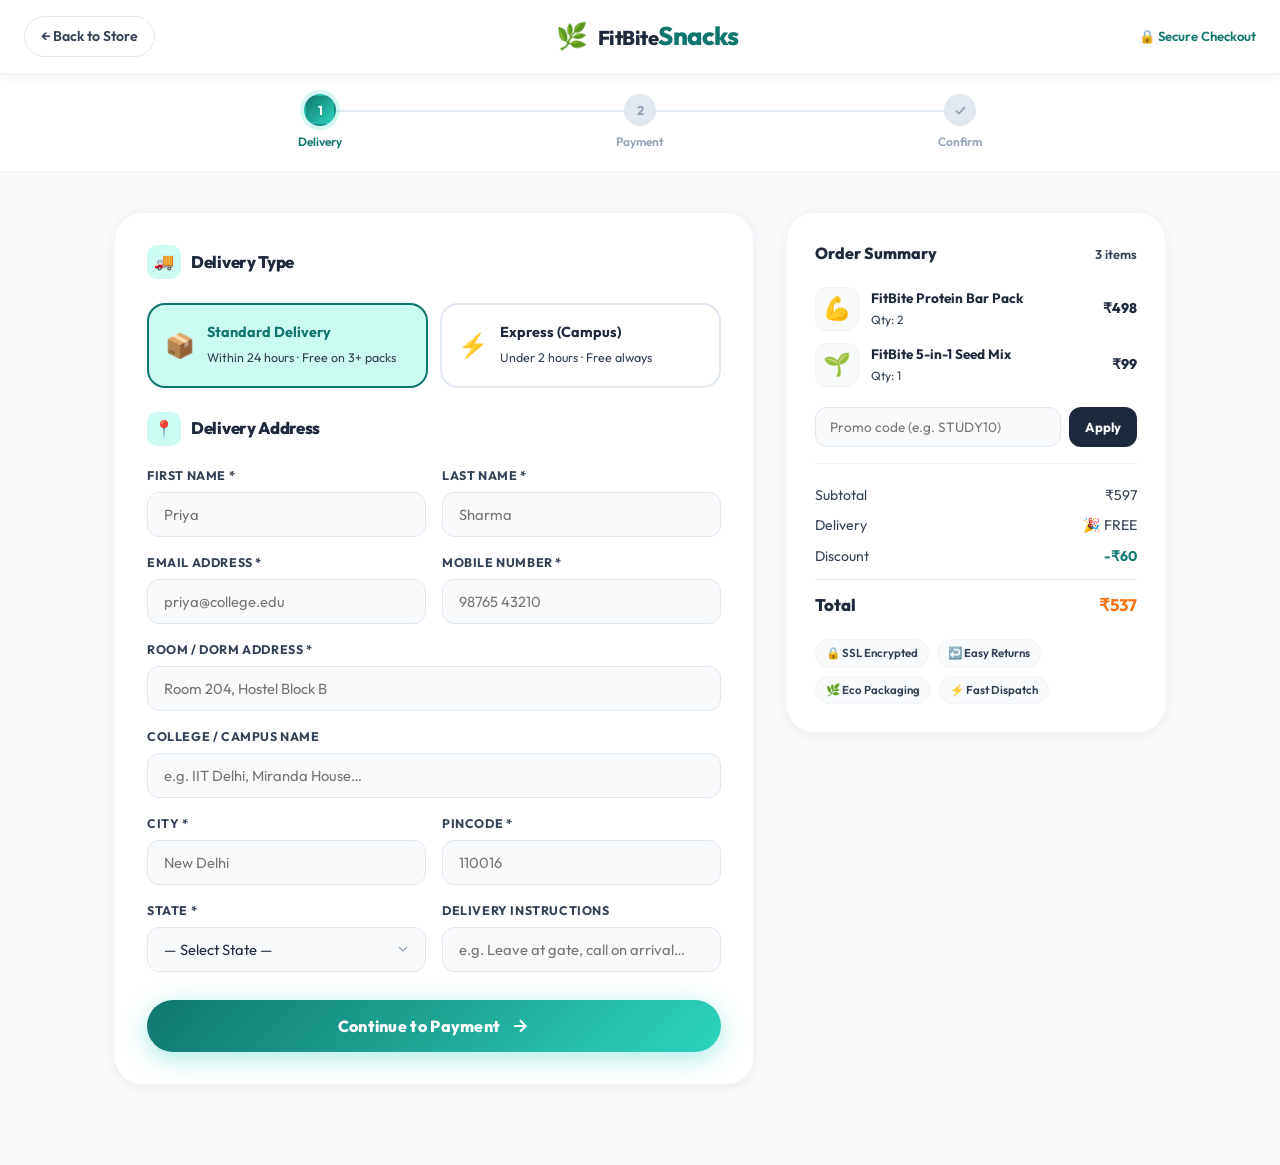
<file: checkout.html>
<!DOCTYPE html>
<html lang="en">
<head>
    <meta charset="UTF-8">
    <meta name="viewport" content="width=device-width, initial-scale=1.0">
    <meta name="description" content="FitBite Snacks – Secure Checkout. Complete your healthy snack order.">
    <title>Checkout – FitBite Snacks 🌿</title>
    <link rel="preconnect" href="https://fonts.googleapis.com">
    <link rel="preconnect" href="https://fonts.gstatic.com" crossorigin>
    <link href="https://fonts.googleapis.com/css2?family=Outfit:wght@300;400;500;600;700;800;900&family=Space+Grotesk:wght@400;500;600;700&display=swap" rel="stylesheet">
    <style>
        /* ── Variables ── */
        :root {
            --mint: #2DD4BF; --mint-light: #CCFBF1; --mint-dark: #0F766E;
            --orange: #F97316; --orange-light: #FED7AA;
            --charcoal: #1E293B; --charcoal-soft: #334155;
            --white: #FFFFFF; --off-white: #F8FAFC;
            --border: #E2E8F0; --border-soft: #F1F5F9;
            --shadow-sm: 0 2px 12px rgba(0,0,0,0.06);
            --shadow-md: 0 8px 40px rgba(0,0,0,0.10);
            --radius-sm: 12px; --radius-md: 18px; --radius-lg: 28px; --radius-xl: 40px;
            --font: 'Outfit', sans-serif;
            --ease: all 0.28s cubic-bezier(0.4,0,0.2,1);
        }
        *,*::before,*::after{box-sizing:border-box;margin:0;padding:0;}
        html{scroll-behavior:smooth;font-size:16px;}
        body{font-family:var(--font);background:var(--off-white);color:var(--charcoal);min-height:100vh;line-height:1.6;}
        img{max-width:100%;height:auto;display:block;}
        a{text-decoration:none;color:inherit;}
        button{cursor:pointer;border:none;outline:none;font-family:var(--font);}
        input,select,textarea{font-family:var(--font);outline:none;}

        /* ── Header ── */
        .co-header {
            background:#fff;
            border-bottom:1px solid var(--border-soft);
            padding:16px 24px;
            display:flex;
            align-items:center;
            justify-content:space-between;
            position:sticky;top:0;z-index:100;
            box-shadow:var(--shadow-sm);
        }
        .co-logo{display:flex;align-items:center;gap:10px;}
        .co-logo span:first-child{font-size:1.6rem;}
        .co-logo .logo-text{font-size:1.25rem;font-weight:800;color:var(--charcoal);letter-spacing:-0.5px;}
        .co-logo .logo-accent{color:var(--mint-dark);}
        .back-btn{display:flex;align-items:center;gap:6px;color:var(--charcoal-soft);font-size:0.88rem;font-weight:600;padding:8px 16px;border-radius:100px;border:1.5px solid var(--border);transition:var(--ease);}
        .back-btn:hover{border-color:var(--mint);color:var(--mint-dark);background:var(--mint-light);}
        .secure-badge{display:flex;align-items:center;gap:6px;color:var(--mint-dark);font-size:0.82rem;font-weight:600;}

        /* ── Progress Bar ── */
        .co-progress{background:#fff;border-bottom:1px solid var(--border-soft);padding:20px 24px;}
        .progress-inner{max-width:960px;margin:0 auto;display:flex;align-items:center;justify-content:center;gap:0;}
        .prog-step{display:flex;flex-direction:column;align-items:center;gap:6px;flex:1;position:relative;}
        .prog-step:not(:last-child)::after{content:'';position:absolute;top:16px;left:55%;width:90%;height:2px;background:var(--border);z-index:0;transition:var(--ease);}
        .prog-step.done:not(:last-child)::after{background:var(--mint);}
        .prog-dot{width:32px;height:32px;border-radius:50%;background:var(--border);color:#94A3B8;font-size:0.8rem;font-weight:700;display:flex;align-items:center;justify-content:center;position:relative;z-index:1;transition:var(--ease);border:2px solid var(--border);}
        .prog-step.active .prog-dot{background:linear-gradient(135deg,var(--mint-dark),var(--mint));color:#fff;border-color:transparent;box-shadow:0 0 0 4px rgba(45,212,191,0.2);}
        .prog-step.done .prog-dot{background:var(--mint-dark);color:#fff;border-color:transparent;}
        .prog-label{font-size:0.75rem;font-weight:600;color:#94A3B8;white-space:nowrap;}
        .prog-step.active .prog-label{color:var(--mint-dark);}
        .prog-step.done .prog-label{color:var(--charcoal-soft);}

        /* ── Layout ── */
        .co-main{max-width:1100px;margin:0 auto;padding:40px 24px 80px;display:grid;grid-template-columns:1fr 380px;gap:32px;align-items:start;}

        /* ── Step Panels ── */
        .step-panel{display:none;flex-direction:column;gap:24px;}
        .step-panel.active{display:flex;}

        /* ── Card Shell ── */
        .co-card{background:#fff;border-radius:var(--radius-lg);border:1.5px solid var(--border-soft);padding:32px;box-shadow:var(--shadow-sm);}
        .co-card-title{font-size:1.05rem;font-weight:800;color:var(--charcoal);margin-bottom:24px;display:flex;align-items:center;gap:10px;letter-spacing:-0.3px;}
        .co-card-title .card-icon{width:34px;height:34px;background:var(--mint-light);border-radius:10px;display:flex;align-items:center;justify-content:center;font-size:1rem;flex-shrink:0;}

        /* ── Form ── */
        .form-grid{display:grid;grid-template-columns:1fr 1fr;gap:16px;}
        .form-grid.full{grid-template-columns:1fr;}
        .form-group{display:flex;flex-direction:column;gap:6px;}
        .form-group.col-2{grid-column:span 2;}
        .form-group label{font-size:0.78rem;font-weight:700;text-transform:uppercase;letter-spacing:0.6px;color:var(--charcoal-soft);}
        .form-group input,.form-group select,.form-group textarea{padding:12px 16px;border:1.5px solid var(--border);border-radius:var(--radius-sm);font-size:0.92rem;color:var(--charcoal);background:var(--off-white);transition:var(--ease);}
        .form-group input:focus,.form-group select:focus,.form-group textarea:focus{border-color:var(--mint);background:#fff;box-shadow:0 0 0 3px rgba(45,212,191,0.15);}
        .form-group input.error{border-color:#EF4444;background:#FEF2F2;}
        .field-error{font-size:0.72rem;color:#EF4444;font-weight:600;margin-top:2px;display:none;}
        .field-error.show{display:block;}
        .form-group select{appearance:none;background-image:url("data:image/svg+xml,%3Csvg xmlns='http://www.w3.org/2000/svg' width='16' height='16' viewBox='0 0 24 24' fill='none' stroke='%2394A3B8' stroke-width='2'%3E%3Cpath d='M6 9l6 6 6-6'/%3E%3C/svg%3E");background-repeat:no-repeat;background-position:right 14px center;}

        /* ── Delivery Type ── */
        .delivery-type{display:grid;grid-template-columns:1fr 1fr;gap:12px;margin-bottom:24px;}
        .delivery-opt{border:2px solid var(--border);border-radius:var(--radius-md);padding:16px;cursor:pointer;transition:var(--ease);display:flex;align-items:center;gap:12px;}
        .delivery-opt:hover{border-color:var(--mint);}
        .delivery-opt.selected{border-color:var(--mint-dark);background:var(--mint-light);}
        .delivery-opt-icon{font-size:1.5rem;flex-shrink:0;}
        .delivery-opt-info strong{display:block;font-size:0.9rem;color:var(--charcoal);}
        .delivery-opt-info span{font-size:0.78rem;color:var(--charcoal-soft);}
        .delivery-opt.selected .delivery-opt-info strong{color:var(--mint-dark);}

        /* ── Payment ── */
        .payment-methods{display:flex;flex-direction:column;gap:12px;}
        .pay-opt{border:2px solid var(--border);border-radius:var(--radius-md);padding:16px 20px;cursor:pointer;transition:var(--ease);display:flex;align-items:center;gap:14px;}
        .pay-opt:hover{border-color:var(--mint);}
        .pay-opt.selected{border-color:var(--mint-dark);background:var(--mint-light);}
        .pay-radio{width:18px;height:18px;border-radius:50%;border:2px solid var(--border);flex-shrink:0;transition:var(--ease);display:flex;align-items:center;justify-content:center;}
        .pay-opt.selected .pay-radio{border-color:var(--mint-dark);background:var(--mint-dark);}
        .pay-opt.selected .pay-radio::after{content:'';width:7px;height:7px;border-radius:50%;background:#fff;display:block;}
        .pay-info{flex:1;}
        .pay-info strong{display:block;font-size:0.92rem;color:var(--charcoal);}
        .pay-info span{font-size:0.78rem;color:var(--charcoal-soft);}
        .pay-opt.selected .pay-info strong{color:var(--mint-dark);}
        .pay-icon{font-size:1.4rem;flex-shrink:0;}
        .pay-sub{margin-top:12px;display:none;animation:fadeSlideDown 0.25s ease both;}
        .pay-sub.show{display:block;}
        @keyframes fadeSlideDown{from{opacity:0;transform:translateY(-8px);}to{opacity:1;transform:translateY(0);}}
        .upi-input-row{display:flex;gap:10px;}
        .upi-input-row input{flex:1;}
        .btn-verify{background:var(--mint-dark);color:#fff;padding:12px 20px;border-radius:var(--radius-sm);font-size:0.85rem;font-weight:700;}
        .card-row{display:grid;grid-template-columns:1fr 1fr;gap:12px;margin-top:10px;}

        /* ── QR Payment ── */
        .qr-panel{background:var(--off-white);border-radius:var(--radius-md);padding:24px;text-align:center;border:1.5px dashed var(--border);}
        .qr-code-wrap{display:inline-block;padding:14px;background:white;border-radius:var(--radius-sm);box-shadow:var(--shadow-sm);margin-bottom:14px;}
        .qr-placeholder{width:160px;height:160px;background:linear-gradient(135deg,#f0fdf4,#dcfce7);border-radius:8px;display:flex;flex-direction:column;align-items:center;justify-content:center;font-size:48px;gap:6px;position:relative;overflow:hidden;}
        .qr-grid{position:absolute;inset:0;background-image:repeating-linear-gradient(0deg,transparent,transparent 10px,rgba(22,163,74,0.06) 10px,rgba(22,163,74,0.06) 11px),repeating-linear-gradient(90deg,transparent,transparent 10px,rgba(22,163,74,0.06) 10px,rgba(22,163,74,0.06) 11px);}
        .qr-corner{position:absolute;width:28px;height:28px;border-color:#16a34a;border-style:solid;}
        .qr-corner.tl{top:8px;left:8px;border-width:3px 0 0 3px;border-radius:4px 0 0 0;}
        .qr-corner.tr{top:8px;right:8px;border-width:3px 3px 0 0;border-radius:0 4px 0 0;}
        .qr-corner.bl{bottom:8px;left:8px;border-width:0 0 3px 3px;border-radius:0 0 0 4px;}
        .qr-corner.br{bottom:8px;right:8px;border-width:0 3px 3px 0;border-radius:0 0 4px 0;}
        .qr-scan-line{position:absolute;left:8px;right:8px;height:2px;background:linear-gradient(90deg,transparent,#16a34a,transparent);animation:qrScan 2s ease-in-out infinite;}
        @keyframes qrScan{0%{top:10px;}100%{top:calc(100% - 12px);}}
        .qr-upi-id{font-size:0.8rem;font-weight:700;color:var(--mint-dark);margin-bottom:6px;letter-spacing:0.5px;}
        .qr-amount{font-size:1rem;font-weight:800;color:var(--charcoal);margin-bottom:4px;}
        .qr-hint{font-size:0.75rem;color:var(--charcoal-soft);margin-bottom:16px;}
        .qr-apps{display:flex;justify-content:center;gap:10px;flex-wrap:wrap;margin-bottom:16px;}
        .qr-app{background:white;border:1px solid var(--border);border-radius:8px;padding:6px 12px;font-size:0.75rem;font-weight:700;color:var(--charcoal-soft);}
        .qr-timer{display:inline-flex;align-items:center;gap:6px;background:white;border:1px solid var(--border);border-radius:100px;padding:6px 14px;font-size:0.8rem;font-weight:700;color:var(--charcoal);margin-bottom:14px;}
        .qr-timer-dot{width:8px;height:8px;border-radius:50%;background:#22c55e;animation:blink 1s infinite;}
        @keyframes blink{0%,100%{opacity:1;}50%{opacity:0.2;}}
        .qr-timer span{color:var(--mint-dark);font-variant-numeric:tabular-nums;}
        .qr-paid-btn{width:100%;padding:12px;background:linear-gradient(135deg,var(--mint-dark),var(--mint));color:#fff;border-radius:var(--radius-sm);font-size:0.9rem;font-weight:800;border:none;cursor:pointer;font-family:var(--font);}
        .qr-paid-btn:hover{opacity:0.9;}

        /* ── Continue / Place Order button ── */
        .btn-continue{width:100%;padding:16px;background:linear-gradient(135deg,var(--mint-dark),var(--mint));color:#fff;border-radius:100px;font-size:1rem;font-weight:800;letter-spacing:0.3px;display:flex;align-items:center;justify-content:center;gap:10px;transition:var(--ease);box-shadow:0 6px 24px rgba(45,212,191,0.4);margin-top:8px;}
        .btn-continue:hover{transform:translateY(-2px);box-shadow:0 10px 36px rgba(45,212,191,0.5);}
        .btn-continue:active{transform:translateY(0);}
        .btn-back-step{background:none;color:var(--charcoal-soft);font-size:0.88rem;font-weight:600;display:flex;align-items:center;gap:6px;padding:10px 0;transition:var(--ease);}
        .btn-back-step:hover{color:var(--mint-dark);}

        /* ── Order Summary Sidebar ── */
        .summary-card{background:#fff;border-radius:var(--radius-lg);border:1.5px solid var(--border-soft);padding:28px;box-shadow:var(--shadow-sm);position:sticky;top:88px;}
        .summary-title{font-size:1rem;font-weight:800;color:var(--charcoal);margin-bottom:20px;display:flex;align-items:center;justify-content:space-between;}
        .summary-title span{font-size:0.8rem;font-weight:600;color:var(--charcoal-soft);}
        .summary-items{display:flex;flex-direction:column;gap:12px;margin-bottom:20px;max-height:300px;overflow-y:auto;}
        .summary-item{display:flex;align-items:center;gap:12px;}
        .s-item-emoji{width:44px;height:44px;background:var(--off-white);border-radius:var(--radius-sm);display:flex;align-items:center;justify-content:center;font-size:1.4rem;border:1px solid var(--border-soft);flex-shrink:0;}
        .s-item-info{flex:1;}
        .s-item-name{font-size:0.85rem;font-weight:700;color:var(--charcoal);}
        .s-item-qty{font-size:0.75rem;color:var(--charcoal-soft);}
        .s-item-price{font-size:0.88rem;font-weight:800;color:var(--charcoal);flex-shrink:0;}
        .summary-divider{height:1px;background:var(--border-soft);margin:16px 0;}
        .summary-row{display:flex;justify-content:space-between;align-items:center;font-size:0.88rem;color:var(--charcoal-soft);padding:4px 0;}
        .summary-row.total{font-size:1.05rem;font-weight:800;color:var(--charcoal);padding-top:12px;border-top:1.5px solid var(--border);margin-top:8px;}
        .summary-row .green{color:var(--mint-dark);font-weight:700;}
        .summary-row .orange{color:var(--orange);font-weight:700;}
        .promo-row{display:flex;gap:8px;margin-top:16px;}
        .promo-input{flex:1;padding:10px 14px;border:1.5px solid var(--border);border-radius:var(--radius-sm);font-size:0.85rem;color:var(--charcoal);background:var(--off-white);transition:var(--ease);}
        .promo-input:focus{border-color:var(--mint);background:#fff;outline:none;}
        .btn-promo{background:var(--charcoal);color:#fff;padding:10px 16px;border-radius:var(--radius-sm);font-size:0.82rem;font-weight:700;transition:var(--ease);}
        .btn-promo:hover{background:var(--mint-dark);}
        .promo-msg{font-size:0.78rem;margin-top:6px;font-weight:600;}
        .promo-msg.success{color:var(--mint-dark);}
        .promo-msg.error{color:#EF4444;}

        /* ── Trust Chips ── */
        .trust-row{display:flex;flex-wrap:wrap;gap:8px;margin-top:16px;}
        .trust-chip{display:flex;align-items:center;gap:4px;background:var(--off-white);border:1px solid var(--border-soft);color:var(--charcoal-soft);padding:4px 10px;border-radius:100px;font-size:0.72rem;font-weight:600;}

        /* ── Confirmation Screen ── */
        .confirm-screen{display:none;max-width:700px;margin:60px auto;padding:0 24px;}
        .confirm-screen.active{display:block;}
        .confirm-card{background:#fff;border-radius:var(--radius-xl);padding:56px 48px;box-shadow:var(--shadow-md);border:1.5px solid var(--border-soft);text-align:center;}
        .confirm-anim{font-size:5rem;margin-bottom:20px;animation:confirmPop 0.6s cubic-bezier(0.34,1.56,0.64,1) both;}
        @keyframes confirmPop{from{opacity:0;transform:scale(0.5);}to{opacity:1;transform:scale(1);}}
        .confirm-title{font-size:2rem;font-weight:900;color:var(--charcoal);letter-spacing:-1px;margin-bottom:8px;}
        .confirm-sub{font-size:1rem;color:var(--charcoal-soft);margin-bottom:32px;line-height:1.7;}
        .confirm-id{display:inline-block;background:var(--mint-light);color:var(--mint-dark);padding:8px 20px;border-radius:100px;font-size:0.88rem;font-weight:700;margin-bottom:32px;letter-spacing:0.3px;}
        .confirm-steps{display:grid;grid-template-columns:repeat(3,1fr);gap:16px;margin-bottom:36px;}
        .cs-step{background:var(--off-white);border-radius:var(--radius-md);padding:20px 14px;border:1.5px solid var(--border-soft);}
        .cs-icon{font-size:1.8rem;margin-bottom:8px;}
        .cs-label{font-size:0.78rem;font-weight:700;color:var(--charcoal);text-transform:uppercase;letter-spacing:0.5px;margin-bottom:4px;}
        .cs-value{font-size:0.82rem;color:var(--charcoal-soft);}
        .btn-back-home{display:inline-flex;align-items:center;gap:8px;background:linear-gradient(135deg,var(--mint-dark),var(--mint));color:#fff;padding:14px 32px;border-radius:100px;font-size:0.95rem;font-weight:800;box-shadow:0 6px 24px rgba(45,212,191,0.4);transition:var(--ease);}
        .btn-back-home:hover{transform:translateY(-2px);box-shadow:0 10px 36px rgba(45,212,191,0.5);}
        .confetti-row{font-size:1.5rem;margin-bottom:16px;animation:confettiFade 3s ease-in-out infinite alternate;}
        @keyframes confettiFade{from{opacity:0.6;letter-spacing:4px;}to{opacity:1;letter-spacing:8px;}}

        /* ── Toast ── */
        .co-toast{position:fixed;bottom:28px;left:50%;transform:translateX(-50%) translateY(20px);background:var(--charcoal);color:#fff;padding:12px 24px;border-radius:100px;font-size:0.88rem;font-weight:600;z-index:9999;opacity:0;transition:all 0.3s;pointer-events:none;white-space:nowrap;}
        .co-toast.show{opacity:1;transform:translateX(-50%) translateY(0);}

        /* ── Responsive ── */
        @media(max-width:880px){
            .co-main{grid-template-columns:1fr;}
            .summary-card{position:static;order:-1;}
            .co-header{padding:14px 16px;}
        }
        @media(max-width:560px){
            .form-grid{grid-template-columns:1fr;}
            .form-group.col-2{grid-column:span 1;}
            .delivery-type{grid-template-columns:1fr;}
            .confirm-card{padding:36px 24px;}
            .confirm-steps{grid-template-columns:1fr;}
            .co-main{padding:24px 16px 60px;}
        }
    </style>
</head>
<body>

    <!-- ── Header ── -->
    <header class="co-header">
        <a href="index.html" class="back-btn" aria-label="Back to store">
            ← Back to Store
        </a>
        <a href="index.html" class="co-logo">
            <span>🌿</span>
            <span class="logo-text">FitBite<span class="logo-accent">Snacks</span></span>
        </a>
        <div class="secure-badge">🔒 Secure Checkout</div>
    </header>

    <!-- ── Progress ── -->
    <div class="co-progress">
        <div class="progress-inner">
            <div class="prog-step active" id="prog1">
                <div class="prog-dot">1</div>
                <div class="prog-label">Delivery</div>
            </div>
            <div class="prog-step" id="prog2">
                <div class="prog-dot">2</div>
                <div class="prog-label">Payment</div>
            </div>
            <div class="prog-step" id="prog3">
                <div class="prog-dot">✓</div>
                <div class="prog-label">Confirm</div>
            </div>
        </div>
    </div>

    <!-- ── Main Grid (Steps + Summary) ── -->
    <div class="co-main" id="coMain">

        <!-- ═══ STEP 1: Delivery ═══ -->
        <div class="step-panel active" id="step1">

            <!-- Delivery Type -->
            <div class="co-card">
                <div class="co-card-title">
                    <div class="card-icon">🚚</div>
                    Delivery Type
                </div>
                <div class="delivery-type">
                    <div class="delivery-opt selected" id="optStandard" onclick="selectDelivery('standard')">
                        <div class="delivery-opt-icon">📦</div>
                        <div class="delivery-opt-info">
                            <strong>Standard Delivery</strong>
                            <span>Within 24 hours · Free on 3+ packs</span>
                        </div>
                    </div>
                    <div class="delivery-opt" id="optExpress" onclick="selectDelivery('express')">
                        <div class="delivery-opt-icon">⚡</div>
                        <div class="delivery-opt-info">
                            <strong>Express (Campus)</strong>
                            <span>Under 2 hours · Free always</span>
                        </div>
                    </div>
                </div>

                <div class="co-card-title" style="margin-bottom:20px;">
                    <div class="card-icon">📍</div>
                    Delivery Address
                </div>
                <form id="deliveryForm" onsubmit="return false;">
                    <div class="form-grid">
                        <div class="form-group">
                            <label for="firstName">First Name *</label>
                            <input type="text" id="firstName" placeholder="Priya" required>
                            <span class="field-error" id="errFirstName">Please enter your first name</span>
                        </div>
                        <div class="form-group">
                            <label for="lastName">Last Name *</label>
                            <input type="text" id="lastName" placeholder="Sharma" required>
                            <span class="field-error" id="errLastName">Please enter your last name</span>
                        </div>
                        <div class="form-group">
                            <label for="email">Email Address *</label>
                            <input type="email" id="email" placeholder="priya@college.edu" required>
                            <span class="field-error" id="errEmail">Please enter a valid email</span>
                        </div>
                        <div class="form-group">
                            <label for="phone">Mobile Number *</label>
                            <input type="tel" id="phone" placeholder="98765 43210" maxlength="13" required>
                            <span class="field-error" id="errPhone">Please enter a valid 10-digit number</span>
                        </div>
                        <div class="form-group col-2">
                            <label for="address">Room / Dorm Address *</label>
                            <input type="text" id="address" placeholder="Room 204, Hostel Block B" required>
                            <span class="field-error" id="errAddress">Please enter your room/address</span>
                        </div>
                        <div class="form-group col-2">
                            <label for="college">College / Campus Name</label>
                            <input type="text" id="college" placeholder="e.g. IIT Delhi, Miranda House…">
                        </div>
                        <div class="form-group">
                            <label for="city">City *</label>
                            <input type="text" id="city" placeholder="New Delhi" required>
                            <span class="field-error" id="errCity">Please enter your city</span>
                        </div>
                        <div class="form-group">
                            <label for="pincode">Pincode *</label>
                            <input type="text" id="pincode" placeholder="110016" maxlength="6" required>
                            <span class="field-error" id="errPincode">Please enter a valid 6-digit pincode</span>
                        </div>
                        <div class="form-group">
                            <label for="state">State *</label>
                            <select id="state" required>
                                <option value="">— Select State —</option>
                                <option>Delhi</option><option>Maharashtra</option><option>Karnataka</option>
                                <option>Tamil Nadu</option><option>West Bengal</option><option>Uttar Pradesh</option>
                                <option>Rajasthan</option><option>Gujarat</option><option>Madhya Pradesh</option>
                                <option>Bihar</option><option>Punjab</option><option>Haryana</option>
                                <option>Telangana</option><option>Andhra Pradesh</option><option>Kerala</option>
                                <option>Odisha</option><option>Jharkhand</option><option>Assam</option>
                                <option>Chhattisgarh</option><option>Other</option>
                            </select>
                            <span class="field-error" id="errState">Please select your state</span>
                        </div>
                        <div class="form-group">
                            <label for="instructions">Delivery Instructions</label>
                            <input type="text" id="instructions" placeholder="e.g. Leave at gate, call on arrival…">
                        </div>
                    </div>
                    <button type="button" class="btn-continue" id="btnStep1" onclick="goToStep2()" style="margin-top:28px;">
                        Continue to Payment
                        <svg width="20" height="20" viewBox="0 0 24 24" fill="none" stroke="currentColor" stroke-width="2.5"><path d="M5 12h14M12 5l7 7-7 7"/></svg>
                    </button>
                </form>
            </div>
        </div>

        <!-- ═══ STEP 2: Payment ═══ -->
        <div class="step-panel" id="step2">
            <div class="co-card">
                <div class="co-card-title">
                    <div class="card-icon">💳</div>
                    Choose Payment Method
                </div>
                <div class="payment-methods">

                    <!-- UPI -->
                    <div class="pay-opt selected" id="payUPI" onclick="selectPayment('upi')">
                        <div class="pay-radio"></div>
                        <div class="pay-icon">📱</div>
                        <div class="pay-info">
                            <strong>UPI</strong>
                            <span>PhonePe, GPay, Paytm, BHIM & more</span>
                        </div>
                        <img src="https://upload.wikimedia.org/wikipedia/commons/thumb/e/e1/UPI-Logo-vector.svg/120px-UPI-Logo-vector.svg.png" alt="UPI" style="height:24px;opacity:0.8;" loading="lazy">
                    </div>
                    <div class="pay-sub show" id="subUPI">
                        <div class="upi-input-row">
                            <input type="text" id="upiId" placeholder="yourname@upi" class="form-group input" style="padding:12px 16px;border:1.5px solid var(--border);border-radius:var(--radius-sm);font-size:0.9rem;flex:1;background:var(--off-white);transition:var(--ease);">
                            <button class="btn-verify" onclick="verifyUPI()">Verify</button>
                        </div>
                    </div>

                    <!-- Card -->
                    <div class="pay-opt" id="payCard" onclick="selectPayment('card')">
                        <div class="pay-radio"></div>
                        <div class="pay-icon">💳</div>
                        <div class="pay-info">
                            <strong>Credit / Debit Card</strong>
                            <span>Visa, Mastercard, RuPay</span>
                        </div>
                    </div>
                    <div class="pay-sub" id="subCard">
                        <div class="form-group" style="margin-bottom:12px;">
                            <label>Card Number</label>
                            <input type="text" id="cardNum" placeholder="1234 5678 9012 3456" maxlength="19" oninput="formatCard(this)">
                        </div>
                        <div class="card-row">
                            <div class="form-group">
                                <label>Expiry (MM/YY)</label>
                                <input type="text" id="cardExp" placeholder="08/27" maxlength="5" oninput="formatExpiry(this)">
                            </div>
                            <div class="form-group">
                                <label>CVV</label>
                                <input type="password" id="cardCVV" placeholder="•••" maxlength="4">
                            </div>
                        </div>
                        <div class="form-group" style="margin-top:12px;">
                            <label>Cardholder Name</label>
                            <input type="text" id="cardName" placeholder="PRIYA SHARMA">
                        </div>
                    </div>

                    <!-- Net Banking -->
                    <div class="pay-opt" id="payNet" onclick="selectPayment('netbanking')">
                        <div class="pay-radio"></div>
                        <div class="pay-icon">🏦</div>
                        <div class="pay-info">
                            <strong>Net Banking</strong>
                            <span>SBI, HDFC, ICICI, Axis & more</span>
                        </div>
                    </div>
                    <div class="pay-sub" id="subNet">
                        <div class="form-group">
                            <label>Select Bank</label>
                            <select id="bankSelect" style="padding:12px 16px;border:1.5px solid var(--border);border-radius:var(--radius-sm);font-size:0.9rem;background:var(--off-white);width:100%;">
                                <option value="">— Choose your bank —</option>
                                <option>State Bank of India</option><option>HDFC Bank</option>
                                <option>ICICI Bank</option><option>Axis Bank</option>
                                <option>Kotak Mahindra</option><option>Punjab National Bank</option>
                                <option>Bank of Baroda</option><option>Other</option>
                            </select>
                        </div>
                    </div>

                    <!-- QR Code -->
                    <div class="pay-opt" id="payQR" onclick="selectPayment('qr')">
                        <div class="pay-radio"></div>
                        <div class="pay-icon">📸</div>
                        <div class="pay-info">
                            <strong>Pay with QR Code</strong>
                            <span>Scan & pay instantly via any UPI app</span>
                        </div>
                        <img src="https://upload.wikimedia.org/wikipedia/commons/thumb/e/e1/UPI-Logo-vector.svg/120px-UPI-Logo-vector.svg.png" alt="UPI" style="height:22px;opacity:0.7;" loading="lazy">
                    </div>
                    <div class="pay-sub" id="subQR">
                        <div class="qr-panel">
                            <div class="qr-timer">
                                <div class="qr-timer-dot"></div>
                                QR expires in <span id="qrCountdown">10:00</span>
                            </div>
                            <div class="qr-code-wrap">
                                <a href="https://kkab11.github.io/FitBite/" target="_blank" title="Visit FitBite Store">
                                    <img src="https://api.qrserver.com/v1/create-qr-code/?size=160x160&color=16a34a&data=https://kkab11.github.io/FitBite/" alt="FitBite QR Code" width="160" height="160" style="display:block; border-radius:8px;" loading="lazy">
                                </a>
                            </div>
                            <div class="qr-upi-id">fitbite@upi</div>
                            <div class="qr-amount" id="qrAmount">₹0</div>
                            <div class="qr-hint">Scan QR with any UPI app to visit our store &amp; complete payment</div>
                            <div class="qr-apps">
                                <div class="qr-app">📱 PhonePe</div>
                                <div class="qr-app">🅶 GPay</div>
                                <div class="qr-app">💸 Paytm</div>
                                <div class="qr-app">🔵 BHIM</div>
                            </div>
                            <button class="qr-paid-btn" onclick="confirmQRPaid()">✅ I've Completed the Payment</button>
                        </div>
                    </div>

                    <!-- COD -->
                    <div class="pay-opt" id="payCOD" onclick="selectPayment('cod')">
                        <div class="pay-radio"></div>
                        <div class="pay-icon">💵</div>
                        <div class="pay-info">
                            <strong>Cash on Delivery</strong>
                            <span>Pay when your snacks arrive. ₹10 COD fee.</span>
                        </div>
                    </div>

                </div>

                <div style="margin-top:28px;display:flex;flex-direction:column;gap:12px;">
                    <button class="btn-continue" onclick="placeOrder()">
                        🔒 Place Order Securely
                    </button>
                    <button class="btn-back-step" onclick="goToStep(1)">
                        ← Back to Delivery Details
                    </button>
                </div>
            </div>
        </div>

        <!-- ── Order Summary Sidebar (always visible) ── -->
        <div class="summary-card" id="summarySidebar">
            <div class="summary-title">
                Order Summary
                <span id="summaryItemCount">0 items</span>
            </div>
            <div class="summary-items" id="summaryItems">
                <!-- populated by JS -->
            </div>

            <!-- Promo Code -->
            <div class="promo-row">
                <input type="text" class="promo-input" id="promoInput" placeholder="Promo code (e.g. STUDY10)">
                <button class="btn-promo" onclick="applyPromo()">Apply</button>
            </div>
            <div class="promo-msg" id="promoMsg"></div>

            <div class="summary-divider"></div>
            <div class="summary-row"><span>Subtotal</span><span id="sSubtotal">₹0</span></div>
            <div class="summary-row" id="sDeliveryRow"><span>Delivery</span><span id="sDelivery">₹60</span></div>
            <div class="summary-row" id="sDiscountRow" style="display:none;"><span>Discount</span><span class="green" id="sDiscount">-₹0</span></div>
            <div class="summary-row" id="sPromoRow" style="display:none;"><span>Promo</span><span class="green" id="sPromo">-₹0</span></div>
            <div class="summary-row total"><span>Total</span><span class="orange" id="sTotal">₹0</span></div>

            <div class="trust-row">
                <div class="trust-chip">🔒 SSL Encrypted</div>
                <div class="trust-chip">↩️ Easy Returns</div>
                <div class="trust-chip">🌿 Eco Packaging</div>
                <div class="trust-chip">⚡ Fast Dispatch</div>
            </div>
        </div>
    </div>

    <!-- ═══ CONFIRMATION SCREEN ═══ -->
    <div class="confirm-screen" id="confirmScreen">
        <div class="confirm-card">
            <div class="confetti-row">🥳🎉✨🎊🌿</div>
            <div class="confirm-anim">✅</div>
            <h1 class="confirm-title">Order Placed!</h1>
            <p class="confirm-sub">Your FitBite snacks are being packed with love 💚<br>You'll get a WhatsApp update with live tracking shortly.</p>
            <div class="confirm-id" id="confirmOrderId">Order #—</div>
            <div class="confirm-steps">
                <div class="cs-step">
                    <div class="cs-icon">📦</div>
                    <div class="cs-label">Packing</div>
                    <div class="cs-value">In progress now</div>
                </div>
                <div class="cs-step">
                    <div class="cs-icon">🚲</div>
                    <div class="cs-label">Dispatch</div>
                    <div class="cs-value" id="confirmETA">Within 24 hrs</div>
                </div>
                <div class="cs-step">
                    <div class="cs-icon">🎓</div>
                    <div class="cs-label">Delivered</div>
                    <div class="cs-value" id="confirmDorm">Your dorm 🙌</div>
                </div>
            </div>
            <a href="index.html" class="btn-back-home">
                🌿 Continue Shopping
            </a>
        </div>
    </div>

    <!-- Toast -->
    <div class="co-toast" id="coToast"></div>

    <script>
    /* ══════════════════════════════════════════════
       CART – load from localStorage
    ══════════════════════════════════════════════ */
    const DELIVERY_FEE    = 60;
    const DELIVERY_THRESH = 3;
    const DISCOUNT_RATE   = 0.10;
    const PROMO_CODES     = { 'STUDY10': 10, 'FITBITE15': 15, 'FIRST20': 20 };

    const productEmojis = {1:'💪',2:'🧠',3:'🌅',4:'🌱',5:'🌶️',6:'📦'};

    let cart        = [];
    let promoDiscount = 0;
    let selectedDelivery = 'standard';
    let selectedPayment  = 'upi';

    function loadCart() {
        try {
            const raw = localStorage.getItem('fitbiteCart');
            cart = raw ? JSON.parse(raw) : [];
        } catch(e) { cart = []; }

        // Demo items if cart is empty (direct page visit without adding items)
        if (!cart.length) {
            cart = [
                {id:1, name:'FitBite Protein Bar Pack', price:249, qty:2},
                {id:4, name:'FitBite 5-in-1 Seed Mix',  price:99,  qty:1}
            ];
        }
        renderSummary();
    }

    function getTotalItems() { return cart.reduce((s,i) => s+i.qty, 0); }
    function getSubtotal()   { return cart.reduce((s,i) => s+i.price*i.qty, 0); }

    function renderSummary() {
        const sub      = getSubtotal();
        const packs    = getTotalItems();
        const freeShip = packs >= DELIVERY_THRESH;
        const discount = freeShip ? Math.round(sub * DISCOUNT_RATE) : 0;
        const cod      = selectedPayment === 'cod' ? 10 : 0;
        const delivery = freeShip ? 0 : DELIVERY_FEE;
        const total    = sub - discount - promoDiscount + delivery + cod;

        // Items
        const itemsEl = document.getElementById('summaryItems');
        itemsEl.innerHTML = cart.map(i => `
            <div class="summary-item">
                <div class="s-item-emoji">${productEmojis[i.id]||'🥜'}</div>
                <div class="s-item-info">
                    <div class="s-item-name">${i.name}</div>
                    <div class="s-item-qty">Qty: ${i.qty}</div>
                </div>
                <div class="s-item-price">₹${i.price*i.qty}</div>
            </div>`).join('');

        document.getElementById('summaryItemCount').textContent = packs + ' item' + (packs !== 1 ? 's' : '');
        document.getElementById('sSubtotal').textContent  = '₹' + sub;
        document.getElementById('sDelivery').textContent  = freeShip ? '🎉 FREE' : '₹'+DELIVERY_FEE;

        const discRow = document.getElementById('sDiscountRow');
        if (discount > 0) {
            discRow.style.display = 'flex';
            document.getElementById('sDiscount').textContent = '-₹'+discount;
        } else { discRow.style.display = 'none'; }

        const promoRow = document.getElementById('sPromoRow');
        if (promoDiscount > 0) {
            promoRow.style.display = 'flex';
            document.getElementById('sPromo').textContent = '-₹'+promoDiscount;
        } else { promoRow.style.display = 'none'; }

        document.getElementById('sTotal').textContent = '₹' + Math.max(0, total);
    }

    /* ══════════════════════════════════════════════
       STEPS
    ══════════════════════════════════════════════ */
    function goToStep(n) {
        document.querySelectorAll('.step-panel').forEach((p,i) => {
            p.classList.toggle('active', i+1 === n);
        });
        // Progress bar
        for(let i=1;i<=3;i++){
            const s = document.getElementById('prog'+i);
            s.classList.remove('active','done');
            if(i < n)  s.classList.add('done');
            if(i === n) s.classList.add('active');
        }
        window.scrollTo({top:0,behavior:'smooth'});
    }

    /* ── Step 1 Validation ── */
    function goToStep2() {
        const fields = [
            {id:'firstName', err:'errFirstName', validate: v => v.trim().length > 0},
            {id:'lastName',  err:'errLastName',  validate: v => v.trim().length > 0},
            {id:'email',     err:'errEmail',     validate: v => /^[^\s@]+@[^\s@]+\.[^\s@]+$/.test(v)},
            {id:'phone',     err:'errPhone',     validate: v => /^[6-9]\d{9}$/.test(v.replace(/\s/g,''))},
            {id:'address',   err:'errAddress',   validate: v => v.trim().length > 3},
            {id:'city',      err:'errCity',      validate: v => v.trim().length > 0},
            {id:'pincode',   err:'errPincode',   validate: v => /^\d{6}$/.test(v)},
            {id:'state',     err:'errState',     validate: v => v !== ''},
        ];
        let ok = true;
        fields.forEach(f => {
            const el = document.getElementById(f.id);
            const errEl = document.getElementById(f.err);
            const valid = f.validate(el.value);
            el.classList.toggle('error', !valid);
            errEl.classList.toggle('show', !valid);
            if(!valid) ok = false;
        });
        if(ok) { showCoToast('✅ Delivery details saved!'); goToStep(2); }
        else  showCoToast('⚠️ Please fill all required fields correctly');
    }

    /* ── Delivery Type ── */
    function selectDelivery(type) {
        selectedDelivery = type;
        document.getElementById('optStandard').classList.toggle('selected', type==='standard');
        document.getElementById('optExpress').classList.toggle('selected', type==='express');
    }

    /* ── Payment Methods ── */
    const payMap = { upi:'payUPI', card:'payCard', netbanking:'payNet', qr:'payQR', cod:'payCOD' };
    const subMap = { upi:'subUPI', card:'subCard', netbanking:'subNet', qr:'subQR' };
    let qrTimerInterval = null;

    function selectPayment(type) {
        selectedPayment = type;
        Object.keys(payMap).forEach(k => {
            document.getElementById(payMap[k]).classList.toggle('selected', k === type);
        });
        Object.keys(subMap).forEach(k => {
            const el = document.getElementById(subMap[k]);
            el.classList.toggle('show', k === type);
        });
        if (type === 'qr') startQRTimer();
        else stopQRTimer();
        renderSummary();
        // Update QR amount when selected
        if (type === 'qr') {
            const sub = getSubtotal();
            const freeShip = getTotalItems() >= DELIVERY_THRESH;
            const discount = freeShip ? Math.round(sub * DISCOUNT_RATE) : 0;
            const delivery = freeShip ? 0 : DELIVERY_FEE;
            const total = sub - discount - promoDiscount + delivery;
            document.getElementById('qrAmount').textContent = '₹' + Math.max(0, total);
        }
    }

    function startQRTimer() {
        stopQRTimer();
        let secs = 600;
        const el = document.getElementById('qrCountdown');
        function tick() {
            const m = Math.floor(secs / 60);
            const s = secs % 60;
            el.textContent = m + ':' + (s < 10 ? '0' : '') + s;
            if (secs <= 0) { stopQRTimer(); el.textContent = 'Expired'; }
            secs--;
        }
        tick();
        qrTimerInterval = setInterval(tick, 1000);
    }

    function stopQRTimer() {
        if (qrTimerInterval) { clearInterval(qrTimerInterval); qrTimerInterval = null; }
    }

    function confirmQRPaid() {
        showCoToast('✅ Payment received! Placing your order...');
        setTimeout(placeOrder, 1200);
    }

    function verifyUPI() {
        const v = document.getElementById('upiId').value.trim();
        if(!v || !v.includes('@')) { showCoToast('⚠️ Enter a valid UPI ID (e.g. name@upi)'); return; }
        showCoToast('✅ UPI ID verified!');
    }

    function formatCard(el) {
        el.value = el.value.replace(/\D/g,'').replace(/(.{4})/g,'$1 ').trim().slice(0,19);
    }
    function formatExpiry(el) {
        let v = el.value.replace(/\D/g,'');
        if(v.length >= 3) v = v.slice(0,2)+'/'+v.slice(2,4);
        el.value = v;
    }

    /* ── Promo ── */
    function applyPromo() {
        const code = document.getElementById('promoInput').value.trim().toUpperCase();
        const msg  = document.getElementById('promoMsg');
        if(!code) { msg.textContent='Enter a promo code'; msg.className='promo-msg error'; return; }
        if(PROMO_CODES[code]) {
            const pct = PROMO_CODES[code];
            promoDiscount = Math.round(getSubtotal() * pct/100);
            msg.textContent=`🎉 "${code}" applied – ${pct}% off (₹${promoDiscount} saved)!`;
            msg.className='promo-msg success';
            renderSummary();
        } else {
            promoDiscount = 0;
            msg.textContent='❌ Invalid promo code. Try STUDY10 or FIRST20';
            msg.className='promo-msg error';
        }
    }

    /* ── Place Order ── */
    function placeOrder() {
        if(selectedPayment === 'upi') {
            const upi = document.getElementById('upiId').value.trim();
            if(!upi || !upi.includes('@')) { showCoToast('⚠️ Please verify your UPI ID first'); return; }
        }
        if(selectedPayment === 'card') {
            const num = document.getElementById('cardNum').value.replace(/\s/g,'');
            if(num.length < 16) { showCoToast('⚠️ Enter a valid card number'); return; }
            if(!document.getElementById('cardCVV').value) { showCoToast('⚠️ Enter your CVV'); return; }
        }

        // Generate order ID
        const orderId = 'FB' + Date.now().toString(36).toUpperCase().slice(-6);
        document.getElementById('confirmOrderId').textContent = 'Order #' + orderId;

        // ETA based on delivery type
        const eta = selectedDelivery === 'express' ? 'Within 2 hours' : 'Within 24 hours';
        document.getElementById('confirmETA').textContent = eta;

        // Dorm name
        const city = document.getElementById('city')?.value || 'Your campus';
        document.getElementById('confirmDorm').textContent = city + ' 🏫';

        // Update progress to step 3
        const p3 = document.getElementById('prog3');
        p3.classList.add('active');
        document.getElementById('prog2').classList.remove('active');
        document.getElementById('prog2').classList.add('done');

        // Hide main grid, show confirm
        document.getElementById('coMain').style.display = 'none';
        document.getElementById('confirmScreen').classList.add('active');

        // Clear cart
        localStorage.removeItem('fitbiteCart');

        window.scrollTo({top:0,behavior:'smooth'});
    }

    /* ── Toast ── */
    let coToastTimer;
    function showCoToast(msg) {
        const t = document.getElementById('coToast');
        t.textContent = msg;
        t.classList.add('show');
        clearTimeout(coToastTimer);
        coToastTimer = setTimeout(()=>t.classList.remove('show'), 3000);
    }

    /* ── Init ── */
    document.addEventListener('DOMContentLoaded', loadCart);

    // Clear input errors on type
    document.addEventListener('input', e => {
        if(e.target.matches('input,select')) {
            e.target.classList.remove('error');
            const errId = 'err' + e.target.id.charAt(0).toUpperCase() + e.target.id.slice(1);
            const errEl = document.getElementById(errId);
            if(errEl) errEl.classList.remove('show');
        }
    });
    </script>
</body>
</html>
</file>
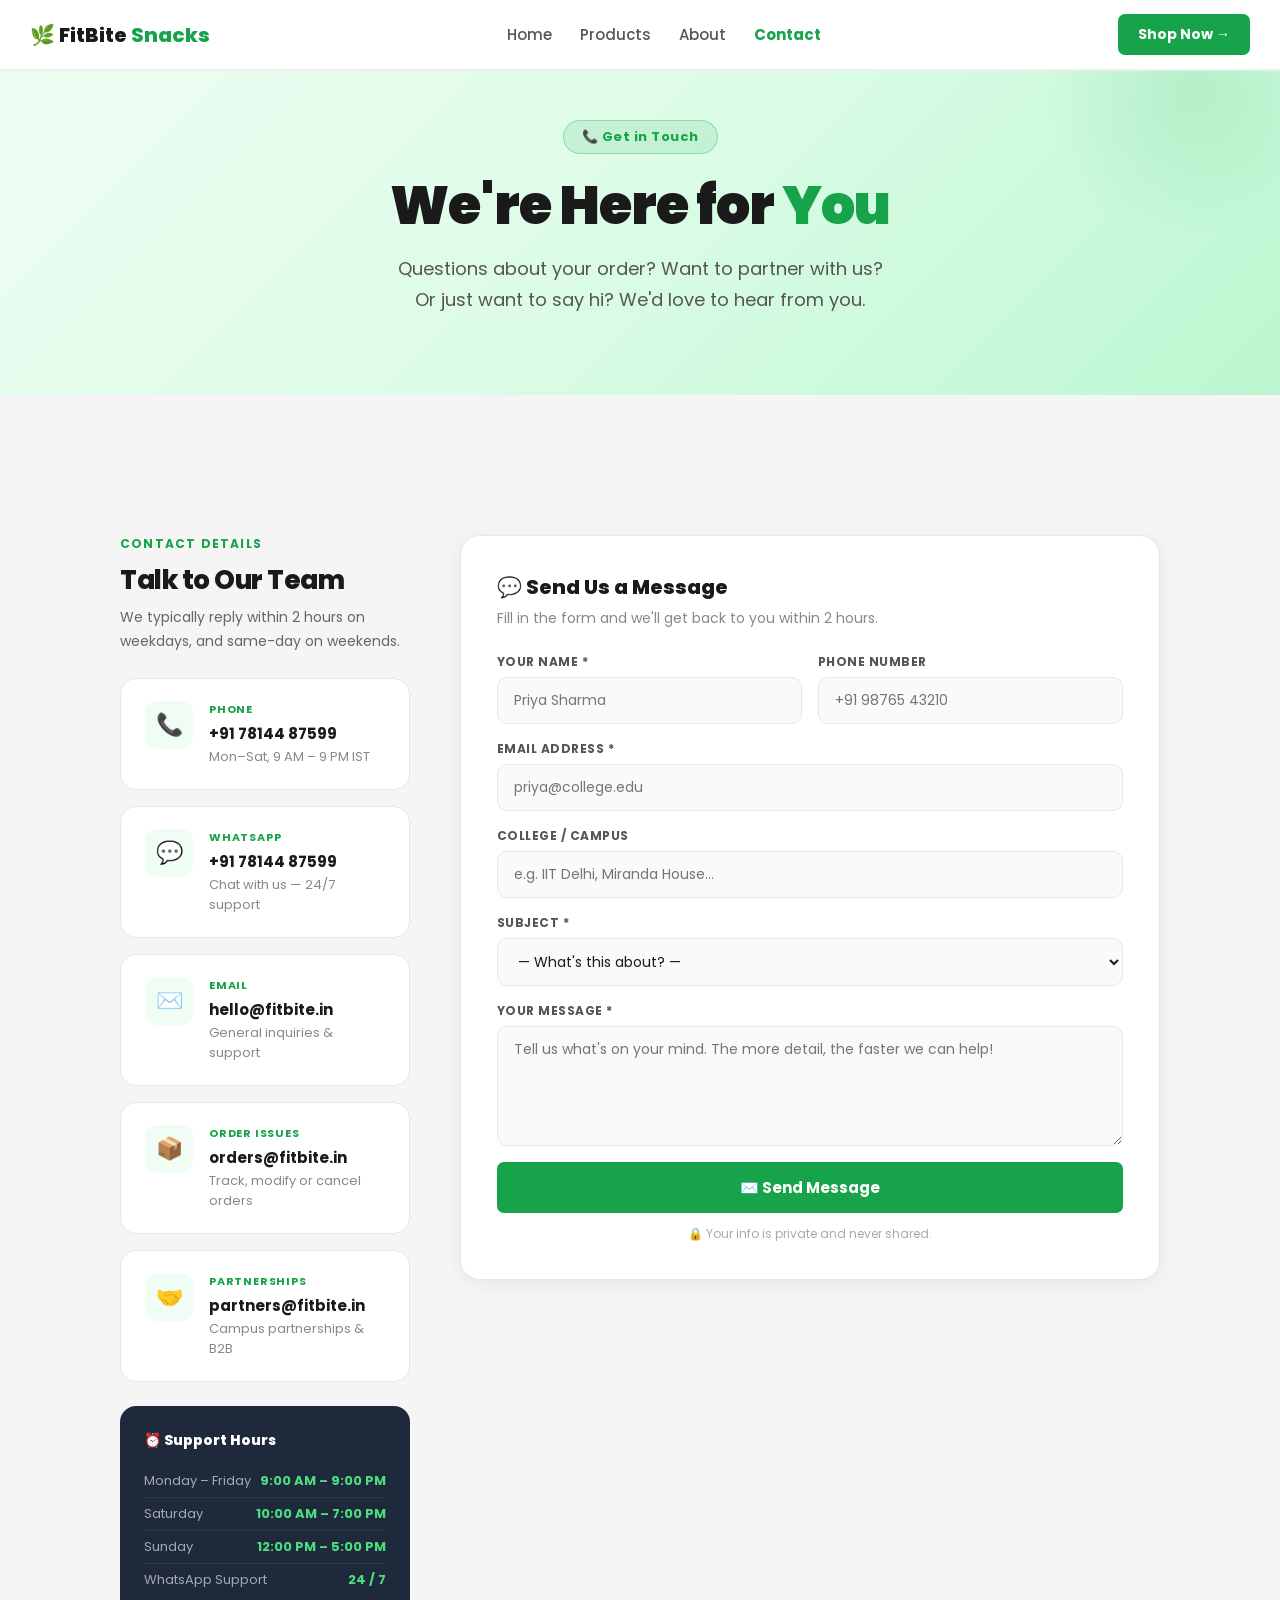
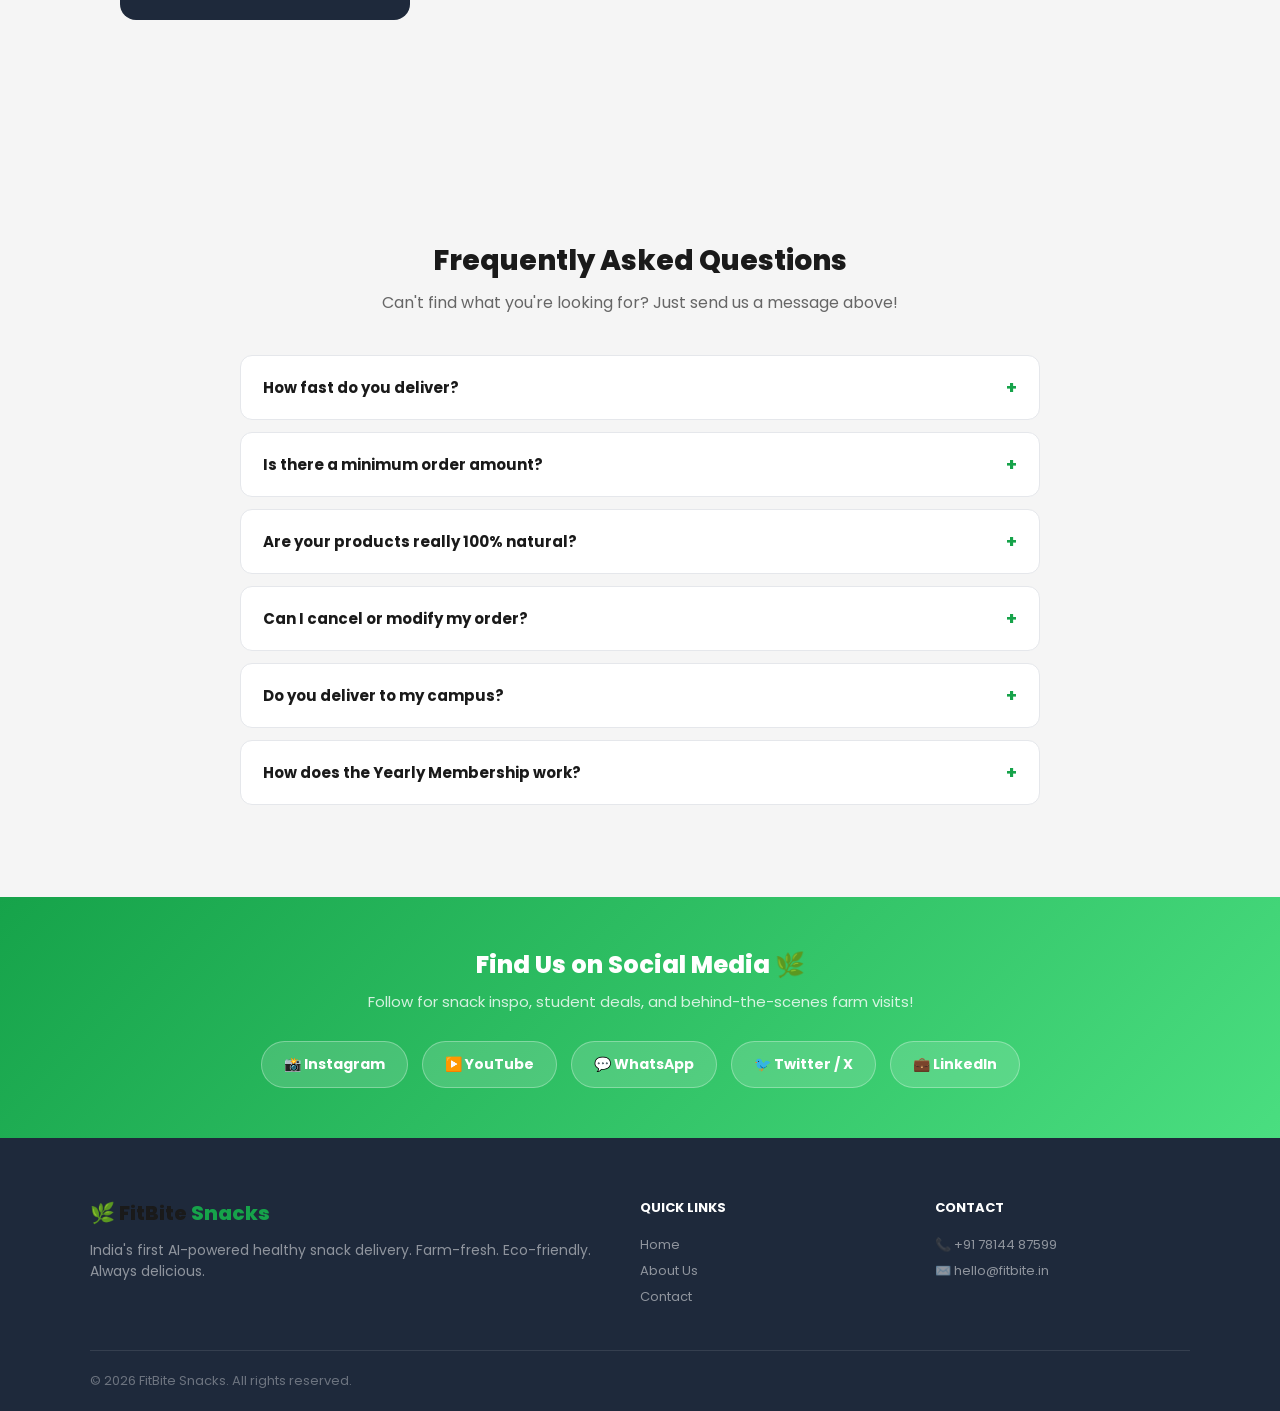
<file: contact.html>
<!DOCTYPE html>
<html lang="en">
<head>
    <meta charset="UTF-8">
    <meta name="viewport" content="width=device-width, initial-scale=1.0">
    <title>Contact Us – FitBite Snacks 🌿</title>
    <meta name="description" content="Contact FitBite Snacks – Call, email or visit us. We're here to help with orders, partnerships, and everything healthy.">
    <link href="https://fonts.googleapis.com/css2?family=Poppins:wght@300;400;500;600;700;800;900&display=swap" rel="stylesheet">
    <link rel="stylesheet" href="styles.css">
    <style>
        .page-hero {
            background: linear-gradient(135deg, #f0fdf4 0%, #dcfce7 50%, #bbf7d0 100%);
            padding: 120px 30px 80px;
            text-align: center;
            position: relative;
            overflow: hidden;
        }
        .page-hero::before {
            content: '';
            position: absolute;
            top: -60px; right: -60px;
            width: 300px; height: 300px;
            background: radial-gradient(circle, rgba(22,163,74,0.12) 0%, transparent 70%);
            border-radius: 50%;
        }
        .page-hero-badge {
            display: inline-block;
            background: rgba(22,163,74,0.12);
            border: 1px solid rgba(22,163,74,0.3);
            color: #16a34a;
            padding: 6px 18px;
            border-radius: 20px;
            font-size: 13px;
            font-weight: 700;
            margin-bottom: 20px;
            letter-spacing: 0.5px;
        }
        .page-hero h1 {
            font-size: clamp(32px, 5vw, 54px);
            font-weight: 900;
            color: #1a1a1a;
            line-height: 1.15;
            margin-bottom: 18px;
            letter-spacing: -1px;
        }
        .page-hero h1 span { color: #16a34a; }
        .page-hero p { font-size: 18px; color: #555; max-width: 500px; margin: 0 auto; line-height: 1.7; }

        /* ─── CONTACT LAYOUT ─── */
        .contact-wrap {
            max-width: 1100px;
            margin: 0 auto;
            padding: 80px 30px;
            display: grid;
            grid-template-columns: 1fr 1.4fr;
            gap: 50px;
            align-items: start;
        }

        /* ─── INFO CARDS ─── */
        .info-block { display: flex; flex-direction: column; gap: 16px; }
        .info-card {
            background: white;
            border: 1px solid #e5e7eb;
            border-radius: 16px;
            padding: 22px 24px;
            display: flex;
            align-items: flex-start;
            gap: 16px;
            transition: box-shadow 0.25s, transform 0.2s;
            text-decoration: none;
            color: inherit;
        }
        .info-card:hover { box-shadow: 0 6px 24px rgba(0,0,0,0.08); transform: translateY(-2px); }
        .info-icon {
            width: 48px; height: 48px;
            background: #f0fdf4;
            border-radius: 12px;
            display: flex; align-items: center; justify-content: center;
            font-size: 22px;
            flex-shrink: 0;
        }
        .info-label { font-size: 11px; font-weight: 700; color: #16a34a; text-transform: uppercase; letter-spacing: 0.8px; margin-bottom: 4px; }
        .info-value { font-size: 15px; font-weight: 700; color: #1a1a1a; margin-bottom: 2px; }
        .info-sub { font-size: 13px; color: #888; }

        /* ─── HOURS ─── */
        .hours-card {
            background: #1e293b;
            border-radius: 16px;
            padding: 24px;
            margin-top: 8px;
        }
        .hours-title { color: white; font-size: 14px; font-weight: 800; margin-bottom: 14px; }
        .hours-row {
            display: flex;
            justify-content: space-between;
            font-size: 13px;
            padding: 6px 0;
            border-bottom: 1px solid rgba(255,255,255,0.07);
        }
        .hours-row:last-child { border-bottom: none; }
        .hours-day { color: rgba(255,255,255,0.6); }
        .hours-time { color: #4ade80; font-weight: 700; }

        /* ─── FORM CARD ─── */
        .contact-form-card {
            background: white;
            border: 1px solid #e5e7eb;
            border-radius: 20px;
            padding: 36px;
            box-shadow: 0 4px 20px rgba(0,0,0,0.06);
        }
        .form-title {
            font-size: 20px;
            font-weight: 800;
            color: #1a1a1a;
            margin-bottom: 6px;
        }
        .form-sub { font-size: 14px; color: #888; margin-bottom: 24px; }

        .cf-group {
            display: flex;
            flex-direction: column;
            gap: 6px;
            margin-bottom: 16px;
        }
        .cf-group label {
            font-size: 12px;
            font-weight: 700;
            color: #555;
            text-transform: uppercase;
            letter-spacing: 0.5px;
        }
        .cf-group input,
        .cf-group select,
        .cf-group textarea {
            padding: 12px 16px;
            border: 1.5px solid #e5e7eb;
            border-radius: 10px;
            font-size: 14px;
            font-family: 'Poppins', Arial, sans-serif;
            color: #1a1a1a;
            background: #fafafa;
            transition: border-color 0.2s, box-shadow 0.2s;
            outline: none;
        }
        .cf-group input:focus,
        .cf-group select:focus,
        .cf-group textarea:focus {
            border-color: #16a34a;
            box-shadow: 0 0 0 3px rgba(22,163,74,0.1);
            background: white;
        }
        .cf-group textarea { resize: vertical; min-height: 120px; }
        .cf-grid { display: grid; grid-template-columns: 1fr 1fr; gap: 16px; }

        /* ─── FAQ ─── */
        .faq-section { background: #f5f5f5; padding: 80px 30px; }
        .faq-inner { max-width: 800px; margin: 0 auto; }
        .faq-title { text-align: center; font-size: 28px; font-weight: 800; margin-bottom: 8px; color: #1a1a1a; }
        .faq-sub { text-align: center; color: #666; margin-bottom: 40px; }
        .faq-item {
            background: white;
            border: 1px solid #e5e7eb;
            border-radius: 12px;
            margin-bottom: 12px;
            overflow: hidden;
        }
        .faq-q {
            width: 100%;
            text-align: left;
            padding: 18px 22px;
            background: none;
            border: none;
            font-family: 'Poppins', Arial, sans-serif;
            font-size: 15px;
            font-weight: 700;
            color: #1a1a1a;
            cursor: pointer;
            display: flex;
            justify-content: space-between;
            align-items: center;
            gap: 12px;
        }
        .faq-q:hover { color: #16a34a; }
        .faq-arrow { font-size: 18px; transition: transform 0.3s; flex-shrink: 0; color: #16a34a; }
        .faq-item.open .faq-arrow { transform: rotate(45deg); }
        .faq-a {
            max-height: 0;
            overflow: hidden;
            transition: max-height 0.35s ease, padding 0.35s ease;
            padding: 0 22px;
            font-size: 14px;
            color: #555;
            line-height: 1.7;
        }
        .faq-item.open .faq-a { max-height: 200px; padding: 0 22px 18px; }

        /* ─── MAP ─── */
        .map-band { background: white; padding: 60px 30px; }
        .map-card {
            max-width: 1100px;
            margin: 0 auto;
            background: linear-gradient(135deg, #1e293b, #334155);
            border-radius: 20px;
            padding: 40px;
            display: flex;
            align-items: center;
            gap: 40px;
            flex-wrap: wrap;
        }
        .map-left { flex: 1; min-width: 220px; }
        .map-left h3 { color: white; font-size: 22px; font-weight: 800; margin-bottom: 10px; }
        .map-left p { color: rgba(255,255,255,0.6); font-size: 14px; line-height: 1.7; margin-bottom: 20px; }
        .map-badge {
            display: inline-flex;
            align-items: center;
            gap: 6px;
            background: rgba(74,222,128,0.15);
            border: 1px solid rgba(74,222,128,0.3);
            color: #4ade80;
            padding: 6px 14px;
            border-radius: 20px;
            font-size: 12px;
            font-weight: 700;
        }
        .map-right {
            flex: 1;
            min-width: 250px;
            display: flex;
            flex-direction: column;
            gap: 12px;
        }
        .addr-row {
            display: flex;
            gap: 12px;
            align-items: flex-start;
        }
        .addr-icon { font-size: 20px; flex-shrink: 0; margin-top: 2px; }
        .addr-text strong { color: white; font-size: 14px; display: block; margin-bottom: 2px; }
        .addr-text span { color: rgba(255,255,255,0.55); font-size: 13px; }

        /* ─── SOCIAL ─── */
        .social-band { background: linear-gradient(135deg, #16a34a, #4ade80); padding: 50px 30px; text-align: center; }
        .social-title { font-size: 24px; font-weight: 800; color: white; margin-bottom: 8px; }
        .social-sub { color: rgba(255,255,255,0.8); font-size: 15px; margin-bottom: 28px; }
        .social-links { display: flex; gap: 14px; justify-content: center; flex-wrap: wrap; }
        .soc-btn {
            background: rgba(255,255,255,0.15);
            color: white;
            padding: 12px 22px;
            border-radius: 50px;
            font-size: 14px;
            font-weight: 700;
            border: 1.5px solid rgba(255,255,255,0.3);
            cursor: pointer;
            text-decoration: none;
            transition: background 0.2s, transform 0.2s;
            display: inline-flex;
            align-items: center;
            gap: 8px;
        }
        .soc-btn:hover { background: rgba(255,255,255,0.25); transform: translateY(-2px); }

        /* ─── REVEAL ─── */
        .reveal { opacity: 0; transform: translateY(30px); transition: opacity 0.6s ease, transform 0.6s ease; }
        .reveal.visible { opacity: 1; transform: translateY(0); }
        .reveal-delay-1 { transition-delay: 0.1s; }
        .reveal-delay-2 { transition-delay: 0.2s; }

        @media(max-width: 820px) {
            .contact-wrap { grid-template-columns: 1fr; gap: 32px; padding: 50px 20px; }
            .cf-grid { grid-template-columns: 1fr; }
        }
        @media(max-width: 500px) {
            .page-hero { padding: 100px 20px 60px; }
            .contact-form-card { padding: 24px; }
            .map-card { flex-direction: column; gap: 28px; }
        }

        /* ─── SUCCESS STATE ─── */
        .form-success {
            display: none;
            text-align: center;
            padding: 30px 0;
        }
        .form-success .s-icon { font-size: 56px; margin-bottom: 16px; }
        .form-success h3 { font-size: 20px; font-weight: 800; margin-bottom: 8px; }
        .form-success p { color: #666; font-size: 14px; }
    </style>
</head>
<body>

<!-- NAV -->
<div id="header">
    <div class="logo">🌿 FitBite <span>Snacks</span></div>
    <nav id="navLinks">
        <a href="index.html">Home</a>
        <a href="index.html#products">Products</a>
        <a href="about.html">About</a>
        <a href="contact.html" style="color:#16a34a; font-weight:700;">Contact</a>
    </nav>
    <div style="display:flex; align-items:center; gap:10px;">
        <a href="index.html" class="green-btn" style="text-decoration:none;">Shop Now →</a>
        <button id="hamburger" onclick="toggleMenu()" style="display:none; background:none; border:none; font-size:22px; cursor:pointer;">☰</button>
    </div>
</div>

<!-- HERO -->
<div class="page-hero">
    <div class="page-hero-badge">📞 Get in Touch</div>
    <h1>We're Here for <span>You</span></h1>
    <p>Questions about your order? Want to partner with us? Or just want to say hi? We'd love to hear from you.</p>
</div>

<!-- CONTACT MAIN -->
<div style="background:#f5f5f5; padding:60px 0;">
    <div class="contact-wrap">

        <!-- LEFT: INFO -->
        <div class="info-block">
            <div style="margin-bottom:8px;">
                <div style="font-size:12px; font-weight:700; color:#16a34a; text-transform:uppercase; letter-spacing:1.2px; margin-bottom:8px;">Contact Details</div>
                <h2 style="font-size:26px; font-weight:800; color:#1a1a1a; margin-bottom:6px; letter-spacing:-0.5px;">Talk to Our Team</h2>
                <p style="font-size:14px; color:#666; line-height:1.7;">We typically reply within 2 hours on weekdays, and same-day on weekends.</p>
            </div>

            <a href="tel:+917814487599" class="info-card reveal">
                <div class="info-icon">📞</div>
                <div>
                    <div class="info-label">Phone</div>
                    <div class="info-value">+91 78144 87599</div>
                    <div class="info-sub">Mon–Sat, 9 AM – 9 PM IST</div>
                </div>
            </a>

            <a href="https://wa.me/917814487599" class="info-card reveal reveal-delay-1" target="_blank">
                <div class="info-icon">💬</div>
                <div>
                    <div class="info-label">WhatsApp</div>
                    <div class="info-value">+91 78144 87599</div>
                    <div class="info-sub">Chat with us — 24/7 support</div>
                </div>
            </a>

            <a href="mailto:hello@fitbite.in" class="info-card reveal">
                <div class="info-icon">✉️</div>
                <div>
                    <div class="info-label">Email</div>
                    <div class="info-value">hello@fitbite.in</div>
                    <div class="info-sub">General inquiries & support</div>
                </div>
            </a>

            <a href="mailto:orders@fitbite.in" class="info-card reveal reveal-delay-1">
                <div class="info-icon">📦</div>
                <div>
                    <div class="info-label">Order Issues</div>
                    <div class="info-value">orders@fitbite.in</div>
                    <div class="info-sub">Track, modify or cancel orders</div>
                </div>
            </a>

            <a href="mailto:partners@fitbite.in" class="info-card reveal">
                <div class="info-icon">🤝</div>
                <div>
                    <div class="info-label">Partnerships</div>
                    <div class="info-value">partners@fitbite.in</div>
                    <div class="info-sub">Campus partnerships & B2B</div>
                </div>
            </a>

            <div class="hours-card reveal">
                <div class="hours-title">⏰ Support Hours</div>
                <div class="hours-row"><span class="hours-day">Monday – Friday</span><span class="hours-time">9:00 AM – 9:00 PM</span></div>
                <div class="hours-row"><span class="hours-day">Saturday</span><span class="hours-time">10:00 AM – 7:00 PM</span></div>
                <div class="hours-row"><span class="hours-day">Sunday</span><span class="hours-time">12:00 PM – 5:00 PM</span></div>
                <div class="hours-row"><span class="hours-day">WhatsApp Support</span><span class="hours-time">24 / 7</span></div>
            </div>
        </div>

        <!-- RIGHT: FORM -->
        <div class="contact-form-card reveal reveal-delay-1">
            <div id="contactFormWrap">
                <div class="form-title">💬 Send Us a Message</div>
                <div class="form-sub">Fill in the form and we'll get back to you within 2 hours.</div>
                <form id="contactForm" onsubmit="submitContact(event)">
                    <div class="cf-grid">
                        <div class="cf-group">
                            <label>Your Name *</label>
                            <input type="text" id="cfName" placeholder="Priya Sharma" required>
                        </div>
                        <div class="cf-group">
                            <label>Phone Number</label>
                            <input type="tel" id="cfPhone" placeholder="+91 98765 43210">
                        </div>
                    </div>
                    <div class="cf-group">
                        <label>Email Address *</label>
                        <input type="email" id="cfEmail" placeholder="priya@college.edu" required>
                    </div>
                    <div class="cf-group">
                        <label>College / Campus</label>
                        <input type="text" id="cfCollege" placeholder="e.g. IIT Delhi, Miranda House…">
                    </div>
                    <div class="cf-group">
                        <label>Subject *</label>
                        <select id="cfSubject" required>
                            <option value="">— What's this about? —</option>
                            <option>Order Status / Tracking</option>
                            <option>Product Quality Issue</option>
                            <option>Delivery Problem</option>
                            <option>Yearly Membership / Subscription</option>
                            <option>Campus Partnership</option>
                            <option>Bulk / Corporate Order</option>
                            <option>Feedback & Suggestions</option>
                            <option>Other</option>
                        </select>
                    </div>
                    <div class="cf-group">
                        <label>Your Message *</label>
                        <textarea id="cfMessage" placeholder="Tell us what's on your mind. The more detail, the faster we can help!" required></textarea>
                    </div>
                    <button type="submit" class="green-btn" style="width:100%; padding:14px; font-size:15px; justify-content:center;">
                        ✉️ Send Message
                    </button>
                    <p style="text-align:center; font-size:12px; color:#aaa; margin-top:12px;">🔒 Your info is private and never shared.</p>
                </form>
            </div>
            <div class="form-success" id="formSuccess">
                <div class="s-icon">🎉</div>
                <h3>Message Sent!</h3>
                <p>Thanks for reaching out. Our team will reply to <strong id="successEmail"></strong> within 2 hours.</p>
                <br>
                <button onclick="resetForm()" class="green-btn" style="margin:0 auto;">Send Another Message</button>
            </div>
        </div>
    </div>
</div>

</div>

<!-- FAQ -->
<div class="faq-section">
    <div class="faq-inner">
        <h2 class="faq-title reveal">Frequently Asked Questions</h2>
        <p class="faq-sub reveal">Can't find what you're looking for? Just send us a message above!</p>

        <div class="faq-item reveal">
            <button class="faq-q" onclick="toggleFAQ(this)">
                How fast do you deliver? <span class="faq-arrow">+</span>
            </button>
            <div class="faq-a">We offer standard delivery within 24 hours across all serviceable cities. For campus zones, we have 2-hour express delivery available free of charge.</div>
        </div>
        <div class="faq-item reveal">
            <button class="faq-q" onclick="toggleFAQ(this)">
                Is there a minimum order amount? <span class="faq-arrow">+</span>
            </button>
            <div class="faq-a">No minimum! You can order even a single pack starting at Rs.99. Order 3+ packs to unlock free delivery and 10% off your cart automatically.</div>
        </div>
        <div class="faq-item reveal">
            <button class="faq-q" onclick="toggleFAQ(this)">
                Are your products really 100% natural? <span class="faq-arrow">+</span>
            </button>
            <div class="faq-a">Absolutely. Every ingredient is FSSAI-certified and traceable to its organic farm via QR code on the packaging. No preservatives, no artificial colors, no fillers.</div>
        </div>
        <div class="faq-item reveal">
            <button class="faq-q" onclick="toggleFAQ(this)">
                Can I cancel or modify my order? <span class="faq-arrow">+</span>
            </button>
            <div class="faq-a">Yes — within 30 minutes of placing the order. Email orders@fitbite.in or WhatsApp us on +91 78144 87599 with your order ID. After 30 mins, we may have already packed it!</div>
        </div>
        <div class="faq-item reveal">
            <button class="faq-q" onclick="toggleFAQ(this)">
                Do you deliver to my campus? <span class="faq-arrow">+</span>
            </button>
            <div class="faq-a">We serve 200+ campuses across 25 cities including Delhi, Mumbai, Bangalore, Hyderabad, Chennai, Kolkata, Pune, and more. Enter your pincode at checkout to confirm delivery availability.</div>
        </div>
            <div class="faq-item reveal">
                <button class="faq-q" onclick="toggleFAQ(this)">
                    How does the Yearly Membership work? <span class="faq-arrow">+</span>
                </button>
                <div class="faq-a">We offer three yearly plans — Starter (Rs.2,999/yr), Pro (Rs.4,999/yr), and Elite (Rs.7,999/yr). Each plan delivers curated snack packs every month with free delivery. You save significantly compared to buying monthly. Billed yearly, cancel anytime — no questions asked.</div>
            </div>
    </div>
</div>

<!-- SOCIAL -->
<div class="social-band">
    <h2 class="social-title">Find Us on Social Media 🌿</h2>
    <p class="social-sub">Follow for snack inspo, student deals, and behind-the-scenes farm visits!</p>
    <div class="social-links">
        <a href="#" class="soc-btn">📸 Instagram</a>
        <a href="#" class="soc-btn">▶️ YouTube</a>
        <a href="#" class="soc-btn">💬 WhatsApp</a>
        <a href="#" class="soc-btn">🐦 Twitter / X</a>
        <a href="#" class="soc-btn">💼 LinkedIn</a>
    </div>
</div>

<!-- FOOTER -->
<div id="footer">
    <div style="max-width:1100px; margin:0 auto; display:flex; gap:40px; flex-wrap:wrap; padding-bottom:40px; border-bottom:1px solid rgba(255,255,255,0.1);">
        <div style="flex:2; min-width:200px;">
            <div class="logo" style="margin-bottom:12px;">🌿 FitBite <span>Snacks</span></div>
            <p style="color:rgba(255,255,255,0.5); font-size:14px; margin-bottom:16px;">India's first AI-powered healthy snack delivery. Farm-fresh. Eco-friendly. Always delicious.</p>
        </div>
        <div style="flex:1; min-width:120px;">
            <h4 style="color:white; font-size:13px; text-transform:uppercase; margin-bottom:14px;">Quick Links</h4>
            <a href="index.html" class="footer-link">Home</a>
            <a href="about.html" class="footer-link">About Us</a>
            <a href="contact.html" class="footer-link">Contact</a>
        </div>
        <div style="flex:1; min-width:120px;">
            <h4 style="color:white; font-size:13px; text-transform:uppercase; margin-bottom:14px;">Contact</h4>
            <a href="tel:+917814487599" class="footer-link">📞 +91 78144 87599</a>
            <a href="mailto:hello@fitbite.in" class="footer-link">✉️ hello@fitbite.in</a>

        </div>
    </div>
    <div style="max-width:1100px; margin:0 auto; padding-top:20px; display:flex; justify-content:space-between; align-items:center; flex-wrap:wrap; gap:10px;">
        <p style="color:rgba(255,255,255,0.35); font-size:13px;">© 2026 FitBite Snacks. All rights reserved.</p>
    </div>
</div>

<div id="toast"></div>

<script>
function toggleMenu() {
    document.getElementById('navLinks').classList.toggle('mobile-open');
}

function toggleFAQ(btn) {
    var item = btn.parentElement;
    var isOpen = item.classList.contains('open');
    document.querySelectorAll('.faq-item').forEach(function(i) { i.classList.remove('open'); });
    if (!isOpen) item.classList.add('open');
}

function submitContact(e) {
    e.preventDefault();
    var email = document.getElementById('cfEmail').value;
    document.getElementById('successEmail').textContent = email;
    document.getElementById('contactFormWrap').style.display = 'none';
    document.getElementById('formSuccess').style.display = 'block';
}

function resetForm() {
    document.getElementById('contactForm').reset();
    document.getElementById('formSuccess').style.display = 'none';
    document.getElementById('contactFormWrap').style.display = 'block';
}

// Scroll reveal
var observer = new IntersectionObserver(function(entries) {
    entries.forEach(function(entry) {
        if (entry.isIntersecting) entry.target.classList.add('visible');
    });
}, { threshold: 0.1 });
document.querySelectorAll('.reveal').forEach(function(el) { observer.observe(el); });
</script>
</body>
</html>
</file>
<file: styles.css>
* {
    margin: 0;
    padding: 0;
    box-sizing: border-box;
}

body {
    font-family: 'Poppins', Arial, sans-serif;
    background-color: #f5f5f5;
    color: #1a1a1a;
}

a {
    text-decoration: none;
    color: inherit;
}

#header {
    background-color: white;
    padding: 14px 30px;
    display: flex;
    justify-content: space-between;
    align-items: center;
    border-bottom: 2px solid #eee;
    position: fixed;
    top: 0;
    width: 100%;
    z-index: 999;
}

.logo {
    font-size: 20px;
    font-weight: 800;
    color: #1a1a1a;
}

.logo span {
    color: #16a34a;
}

nav a {
    margin: 0 12px;
    color: #555;
    font-size: 15px;
    font-weight: 500;
}

nav a:hover {
    color: #16a34a;
}

.green-btn {
    background-color: #16a34a;
    color: white;
    padding: 10px 20px;
    border: none;
    border-radius: 7px;
    cursor: pointer;
    font-weight: 700;
    font-size: 14px;
    font-family: 'Poppins', Arial, sans-serif;
}

.green-btn:hover {
    background-color: #15803d;
}

.big-btn {
    padding: 13px 24px;
    font-size: 15px;
}

.outline-btn {
    background-color: white;
    color: #1a1a1a;
    padding: 13px 24px;
    border: 2px solid #ddd;
    border-radius: 7px;
    cursor: pointer;
    font-weight: 600;
    font-size: 15px;
    font-family: 'Poppins', Arial, sans-serif;
}

.outline-btn:hover {
    border-color: #16a34a;
    color: #16a34a;
}

.cart-icon-btn {
    background-color: white;
    border: 1px solid #ddd;
    padding: 9px 16px;
    border-radius: 7px;
    cursor: pointer;
    font-size: 14px;
    font-weight: 600;
    font-family: 'Poppins', Arial, sans-serif;
}

.cart-icon-btn:hover {
    border-color: #16a34a;
    color: #16a34a;
}

.hero-section {
    padding: 80px 40px 70px;
    display: grid;
    grid-template-columns: 1fr 1fr;
    gap: 60px;
    align-items: center;
    max-width: 1200px;
    margin: 0 auto;
    min-height: 80vh;
}

.hero-text {
    flex: 1;
}

.hero-badge {
    display: inline-block;
    background: #f0fdf4;
    border: 1px solid #bbf7d0;
    color: #16a34a;
    padding: 6px 15px;
    border-radius: 20px;
    font-size: 13px;
    font-weight: 600;
    margin-bottom: 18px;
}

.hero-text h1 {
    font-size: clamp(32px, 4vw, 52px);
    font-weight: 900;
    line-height: 1.1;
    margin-bottom: 20px;
    letter-spacing: -1.5px;
}

.stat-box {
    background: white;
    border: 1px solid #eee;
    border-radius: 10px;
    padding: 12px 20px;
    text-align: center;
    min-width: 80px;
}

.hero-img-box {
    flex: 1;
    text-align: center;
}

.products-grid {
    display: grid;
    grid-template-columns: repeat(auto-fill, minmax(280px, 1fr));
    gap: 24px;
    max-width: 1200px;
    margin: 0 auto;
}

.product-card {
    background: white;
    border: 1px solid #e5e7eb;
    border-radius: 12px;
    width: 320px;
    overflow: hidden;
    position: relative;
    transition: box-shadow 0.2s;
}

.product-card:hover {
    box-shadow: 0 6px 20px rgba(0,0,0,0.1);
}

.featured-card {
    border-color: #4ade80;
    background-color: #f0fdfb;
}

.badge {
    position: absolute;
    top: 12px;
    left: 12px;
    padding: 4px 10px;
    border-radius: 20px;
    font-size: 12px;
    font-weight: 700;
    color: white;
    z-index: 1;
}

.orange-badge { background-color: #ea580c; }
.purple-badge { background-color: #7c3aed; }
.green-badge { background-color: #16a34a; }

.card-img {
    height: 180px;
    overflow: hidden;
    background: #f9fafb;
}

.card-img img {
    width: 100%;
    height: 100%;
    object-fit: cover;
}

.card-content {
    padding: 16px;
}

.cat-label {
    font-size: 12px;
    font-weight: 700;
    color: #16a34a;
    text-transform: uppercase;
    letter-spacing: 0.5px;
    margin-bottom: 6px;
}

.card-content h3 {
    font-size: 16px;
    font-weight: 700;
    margin-bottom: 6px;
    color: #1a1a1a;
}

.tags-row {
    display: flex;
    flex-wrap: wrap;
    gap: 6px;
    margin-bottom: 12px;
}

.tag {
    background: #f0fdf4;
    color: #16a34a;
    font-size: 11px;
    font-weight: 600;
    padding: 3px 9px;
    border-radius: 20px;
}

.card-bottom {
    display: flex;
    justify-content: space-between;
    align-items: center;
    padding-top: 10px;
    border-top: 1px solid #f3f4f6;
}

.price {
    font-size: 18px;
    font-weight: 800;
    color: #1a1a1a;
}

.old-price {
    font-size: 13px;
    color: #9ca3af;
    text-decoration: line-through;
    margin-left: 6px;
}

.save-label {
    font-size: 11px;
    font-weight: 700;
    color: #16a34a;
    background: #f0fdf4;
    padding: 2px 7px;
    border-radius: 10px;
    margin-left: 4px;
}

.add-btn {
    background: #1a1a1a;
    color: white;
    padding: 8px 16px;
    border: none;
    border-radius: 7px;
    font-size: 13px;
    font-weight: 700;
    cursor: pointer;
    font-family: 'Poppins', Arial, sans-serif;
}

.add-btn:hover {
    background: #16a34a;
}

.green-add-btn {
    background: #16a34a !important;
}

.green-add-btn:hover {
    background: #15803d !important;
}

.calc-box {
    background: white;
    border: 1px solid #e5e7eb;
    border-radius: 12px;
    padding: 36px;
    max-width: 750px;
    margin: 0 auto;
}

.pack-btn {
    padding: 10px 20px;
    border: 2px solid #ddd;
    border-radius: 7px;
    font-size: 14px;
    font-weight: 600;
    background: white;
    color: #555;
    cursor: pointer;
    font-family: 'Poppins', Arial, sans-serif;
}

.pack-btn:hover {
    border-color: #16a34a;
    color: #16a34a;
}

.active-pack {
    background: #16a34a !important;
    color: white !important;
    border-color: #16a34a !important;
}

.calc-stat-box {
    flex: 1;
    background: #f9fafb;
    border: 1px solid #e5e7eb;
    border-radius: 10px;
    padding: 20px;
    text-align: center;
    min-width: 140px;
}

.calc-stat-box p {
    font-size: 12px;
    font-weight: 600;
    color: #888;
    text-transform: uppercase;
    margin-bottom: 8px;
}

.calc-stat-box h3 {
    font-size: 24px;
    font-weight: 800;
}

.highlight-box {
    background: #f0fdf4;
    border-color: #4ade80;
}

.delivery-steps {
    display: flex;
    flex-wrap: wrap;
    gap: 16px;
    justify-content: center;
    max-width: 1100px;
    margin: 0 auto;
}

.step-box {
    background: white;
    border: 1px solid #e5e7eb;
    border-radius: 10px;
    padding: 20px;
    text-align: center;
    width: 170px;
}

.step-icon {
    font-size: 32px;
    margin-bottom: 10px;
}

.step-box h4 {
    font-size: 14px;
    font-weight: 700;
    margin-bottom: 6px;
}

.step-box p {
    font-size: 12px;
    color: #777;
    line-height: 1.5;
}

.dstat-box {
    background: white;
    border: 1px solid #e5e7eb;
    border-radius: 10px;
    padding: 20px 30px;
    text-align: center;
    min-width: 140px;
}

.dstat-box h3 {
    font-size: 28px;
    font-weight: 900;
    color: #1a1a1a;
    margin-bottom: 4px;
}

.dstat-box p {
    font-size: 13px;
    color: #888;
    font-weight: 600;
    text-transform: uppercase;
}

.sub-card {
    background: rgba(255,255,255,0.06);
    border: 1px solid rgba(255,255,255,0.1);
    border-radius: 12px;
    padding: 20px;
}

.review-box {
    background: white;
    border: 1px solid #e5e7eb;
    border-radius: 12px;
    padding: 22px;
    max-width: 320px;
    flex: 1;
    min-width: 250px;
}

#footer {
    background-color: #1e293b;
    padding: 60px 30px 20px;
}

.footer-link {
    display: block;
    color: rgba(255,255,255,0.5);
    font-size: 13px;
    padding: 3px 0;
}

.footer-link:hover {
    color: #4ade80;
}

.social-icon {
    width: 34px;
    height: 34px;
    background: rgba(255,255,255,0.07);
    border-radius: 50%;
    display: flex;
    align-items: center;
    justify-content: center;
    font-size: 14px;
}

.social-icon:hover {
    background: #16a34a;
}

#aiBubble {
    position: fixed;
    bottom: 24px;
    right: 24px;
    z-index: 500;
    width: 55px;
    height: 55px;
    background: linear-gradient(135deg, #16a34a, #4ade80);
    border-radius: 50%;
    display: flex;
    align-items: center;
    justify-content: center;
    cursor: pointer;
    box-shadow: 0 4px 16px rgba(0,0,0,0.2);
    font-size: 22px;
}

#aiBubble:hover {
    transform: scale(1.05);
}

#bubbleBadge {
    position: absolute;
    top: -2px;
    right: -2px;
    background: #ea580c;
    color: white;
    width: 18px;
    height: 18px;
    border-radius: 50%;
    font-size: 11px;
    font-weight: 800;
    display: flex;
    align-items: center;
    justify-content: center;
    border: 2px solid white;
    font-family: 'Poppins', Arial, sans-serif;
}

#aiPanel {
    position: fixed;
    bottom: 90px;
    right: 24px;
    z-index: 499;
    width: 330px;
    background: white;
    border-radius: 14px;
    border: 1px solid #e5e7eb;
    box-shadow: 0 10px 40px rgba(0,0,0,0.15);
    display: flex;
    flex-direction: column;
    overflow: hidden;
    display: none;
    max-width: calc(100vw - 32px);
}

#chatTopBar {
    background: #1e293b;
    padding: 13px 16px;
    display: flex;
    justify-content: space-between;
    align-items: center;
}

#chatMessages {
    padding: 12px;
    display: flex;
    flex-direction: column;
    gap: 10px;
    max-height: 230px;
    overflow-y: auto;
}

.bot-msg, .user-msg {
    display: flex;
    flex-direction: column;
}

.bot-msg { align-items: flex-start; }
.user-msg { align-items: flex-end; }

.msg-bubble {
    padding: 9px 13px;
    border-radius: 10px;
    font-size: 13px;
    line-height: 1.5;
    max-width: 85%;
}

.bot-msg .msg-bubble {
    background: #f3f4f6;
    color: #1a1a1a;
    border-bottom-left-radius: 3px;
}

.user-msg .msg-bubble {
    background: #16a34a;
    color: white;
    border-bottom-right-radius: 3px;
}

.msg-time {
    font-size: 10px;
    color: #9ca3af;
    margin-top: 3px;
}

#quickPrompts {
    padding: 0 12px 10px;
}

.chip-btn {
    background: #f3f4f6;
    border: 1px solid #e5e7eb;
    color: #555;
    padding: 5px 10px;
    border-radius: 20px;
    font-size: 11px;
    font-weight: 600;
    cursor: pointer;
    font-family: 'Poppins', Arial, sans-serif;
}

.chip-btn:hover {
    border-color: #16a34a;
    color: #16a34a;
    background: #f0fdf4;
}

#chatInputArea {
    padding: 10px 12px;
    border-top: 1px solid #f0f0f0;
    display: flex;
    gap: 8px;
}

#chatInputArea input {
    flex: 1;
    padding: 8px 12px;
    border: 1px solid #e5e7eb;
    border-radius: 7px;
    font-size: 13px;
    font-family: 'Poppins', Arial, sans-serif;
}

#chatInputArea input:focus {
    border-color: #16a34a;
    outline: none;
}

#chatInputArea button {
    background: #16a34a;
    color: white;
    width: 34px;
    height: 34px;
    border: none;
    border-radius: 7px;
    cursor: pointer;
    font-size: 13px;
}

#cartOverlay {
    position: fixed;
    inset: 0;
    background: rgba(0,0,0,0.4);
    z-index: 200;
    display: none;
}

#cartDrawer {
    position: fixed;
    top: 0;
    right: 0;
    bottom: 0;
    width: 350px;
    max-width: 90vw;
    background: white;
    z-index: 201;
    transform: translateX(100%);
    transition: transform 0.3s;
    display: flex;
    flex-direction: column;
    box-shadow: -4px 0 24px rgba(0,0,0,0.1);
}

#cartDrawer.open {
    transform: translateX(0);
}

.cart-item-row {
    display: flex;
    align-items: center;
    gap: 10px;
    background: #f9fafb;
    border-radius: 8px;
    padding: 10px;
}

.cart-item-icon {
    width: 40px;
    height: 40px;
    background: white;
    border: 1px solid #eee;
    border-radius: 7px;
    display: flex;
    align-items: center;
    justify-content: center;
    font-size: 20px;
}

#subscribeModal {
    position: fixed;
    inset: 0;
    background: rgba(0,0,0,0.55);
    z-index: 300;
    display: none;
    align-items: center;
    justify-content: center;
    padding: 20px;
}

#subscribeModal.open {
    display: flex;
}

.modal-box {
    background: white;
    border-radius: 14px;
    padding: 32px;
    max-width: 460px;
    width: 100%;
    position: relative;
    max-height: 90vh;
    overflow-y: auto;
}

#toast {
    position: fixed;
    bottom: 70px;
    left: 50%;
    transform: translateX(-50%) translateY(15px);
    background: #1a1a1a;
    color: white;
    padding: 10px 22px;
    border-radius: 30px;
    font-size: 14px;
    font-weight: 600;
    z-index: 9999;
    opacity: 0;
    transition: all 0.25s;
    pointer-events: none;
    white-space: nowrap;
    font-family: 'Poppins', Arial, sans-serif;
}

#toast.show {
    opacity: 1;
    transform: translateX(-50%) translateY(0);
}


@media (max-width: 900px) {
    .hero-section {
        grid-template-columns: 1fr;
        text-align: center;
        padding: 80px 24px 50px;
        gap: 32px;
        min-height: auto;
    }
    .hero-badge { display: inline-block; }
    .hero-text { order: 1; }
    .hero-img-box { order: 2; }
    .hero-text p { margin-left: auto; margin-right: auto; }
    nav { display: none; }
    #hamburger { display: block !important; }
    nav.mobile-open {
        display: flex;
        flex-direction: column;
        position: fixed;
        top: 58px;
        left: 0; right: 0;
        background: white;
        padding: 14px 20px;
        border-bottom: 1px solid #eee;
        z-index: 998;
        gap: 5px;
    }
    nav.mobile-open a { display: block; padding: 8px 0; font-size: 16px; }
    .products-grid { grid-template-columns: repeat(auto-fill, minmax(240px, 1fr)); gap: 16px; }
    .product-card { width: 100%; }
    .delivery-steps { gap: 12px; }
    .step-box { width: 140px; }
}

@media (max-width: 600px) {
    #header { padding: 12px 16px; }
    .hero-section { padding: 72px 16px 40px; gap: 24px; }
    .hero-text h1 { letter-spacing: -0.5px; }
    .hero-img-box img { max-width: 260px; }
    .products-grid { grid-template-columns: 1fr; max-width: 100%; }
    .product-card { max-width: 100%; }
    .calc-box { padding: 20px 16px; }
    .calc-stat-box { flex: 1; min-width: 80px; padding: 12px; }
    .step-box { width: 100%; max-width: 220px; }
    #aiPanel { width: calc(100vw - 28px); right: 14px; bottom: 88px; }
    #savings, #delivery, #subscribe { padding: 50px 16px !important; }
    .review-scroll { padding: 0 16px; }
}
</file>
